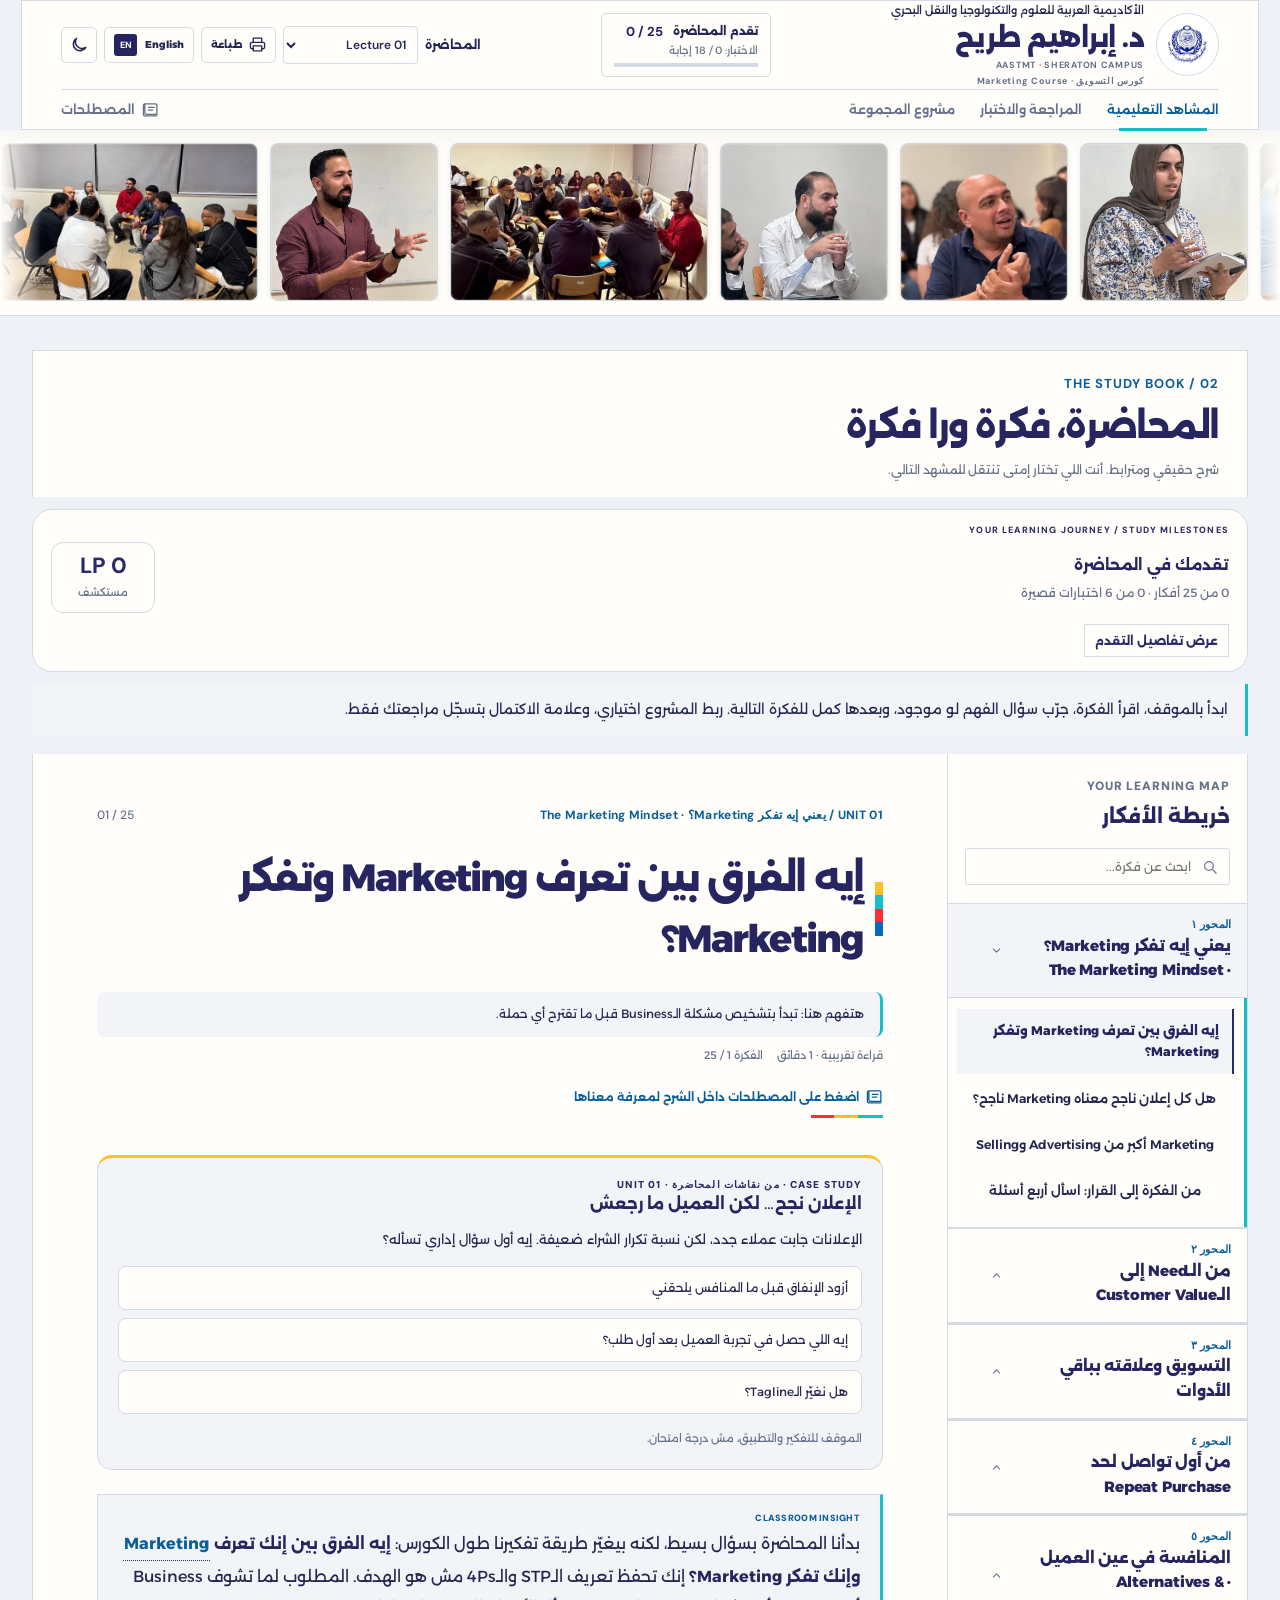
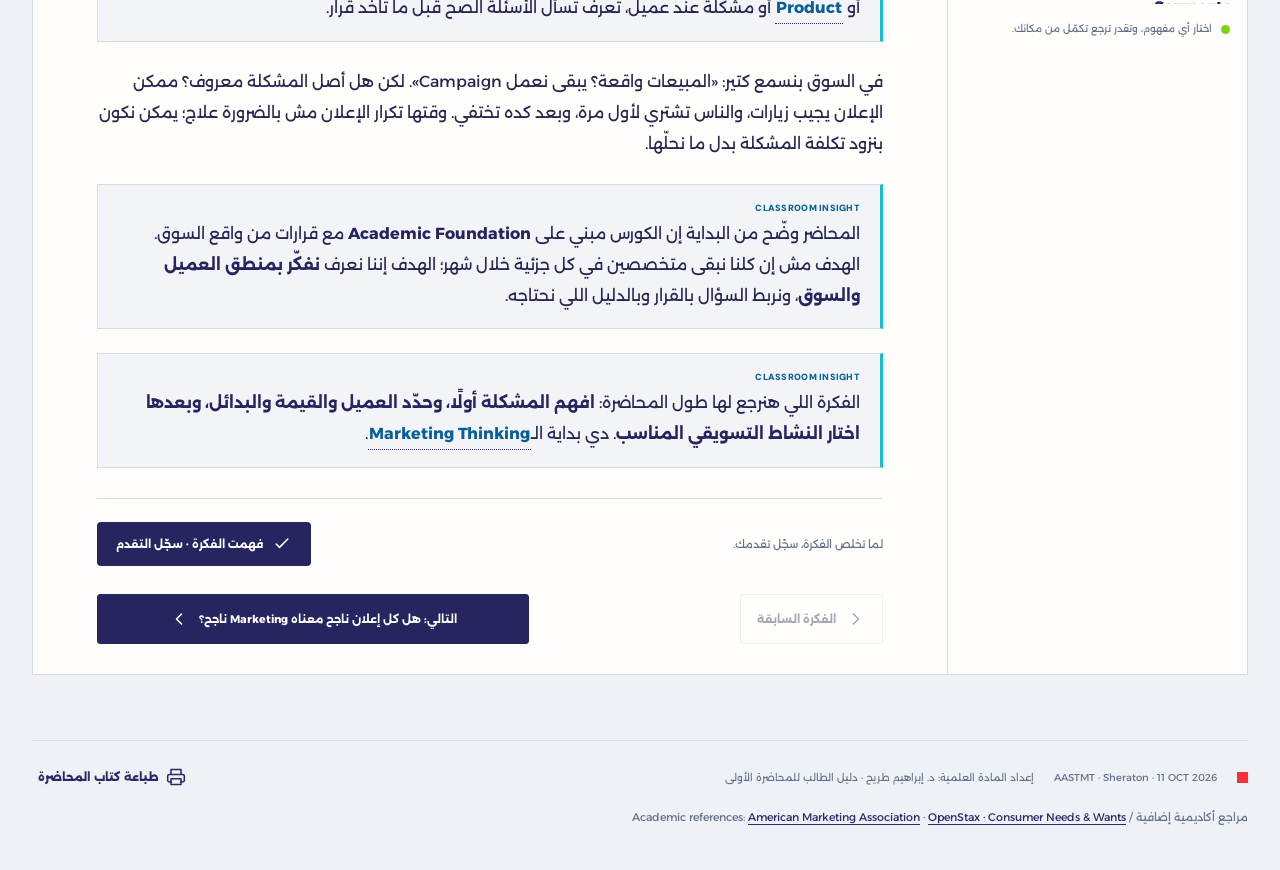
<file: portal/index.html>
<!doctype html><html lang="ar" dir="rtl"><head><meta charset="utf-8"><meta name="robots" content="noindex,follow"><meta name="viewport" content="width=device-width,initial-scale=1"><title>AASTMT Learning Portal · Sunday Sheraton</title><meta http-equiv="refresh" content="0;url=../?page=home"><script>location.replace("../?page=home")</script></head><body><p><a href="../?page=home">AASTMT Learning Portal · المتابعة إلى موقع المحاضرات</a></p></body></html>
</file>
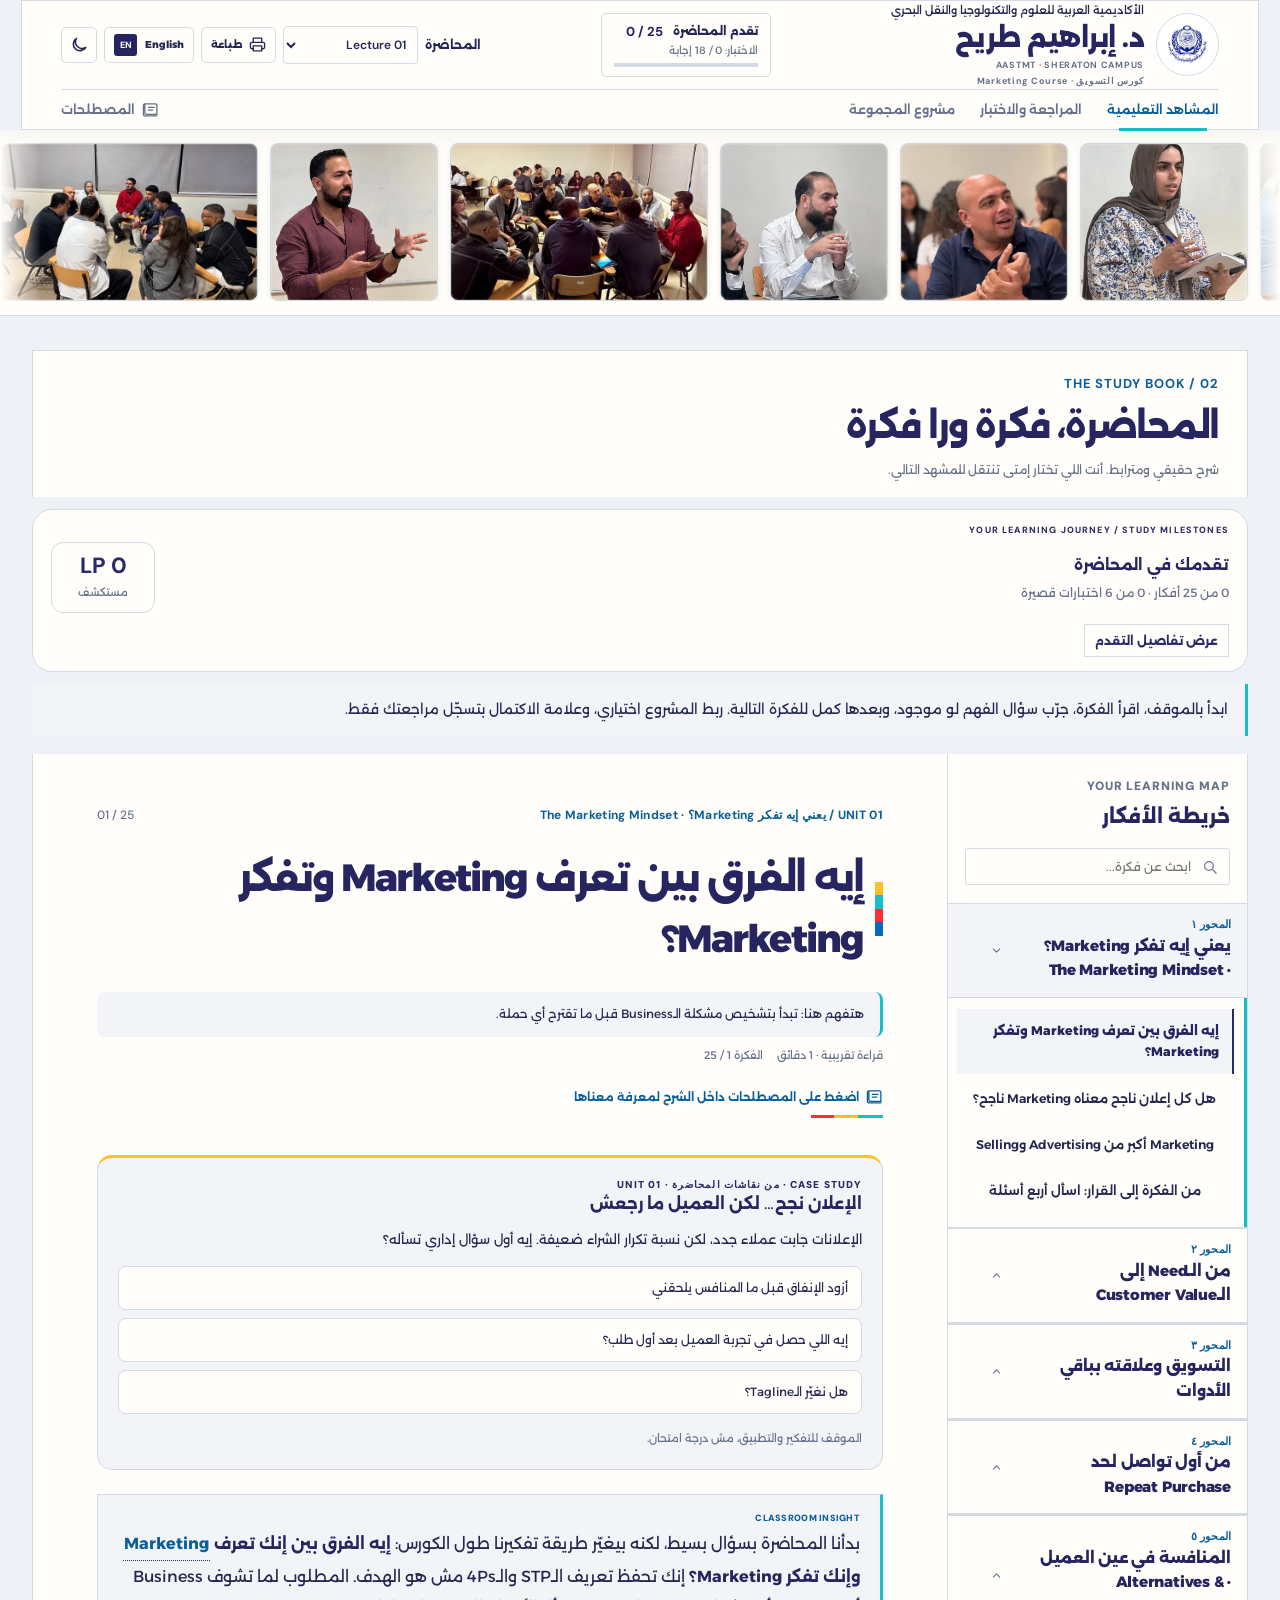
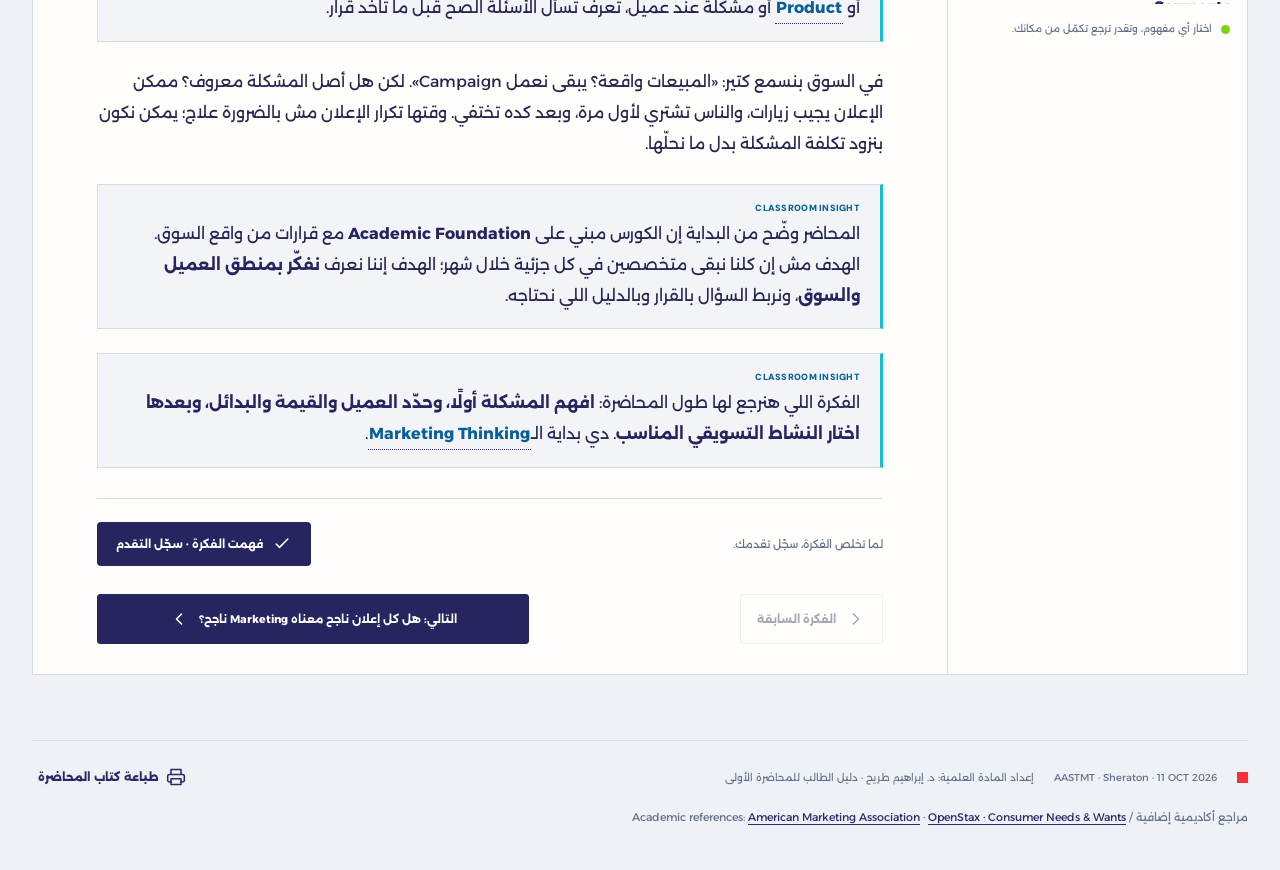
<file: portal/course/index.html>
<!doctype html><html lang="ar" dir="rtl"><head><meta charset="utf-8"><meta name="robots" content="noindex,follow"><meta name="viewport" content="width=device-width,initial-scale=1"><title>AASTMT Learning Portal · Sunday Sheraton</title><meta http-equiv="refresh" content="0;url=../../?page=map"><script>location.replace("../../?page=map")</script></head><body><p><a href="../../?page=map">AASTMT Learning Portal · المتابعة إلى موقع المحاضرات</a></p></body></html>
</file>
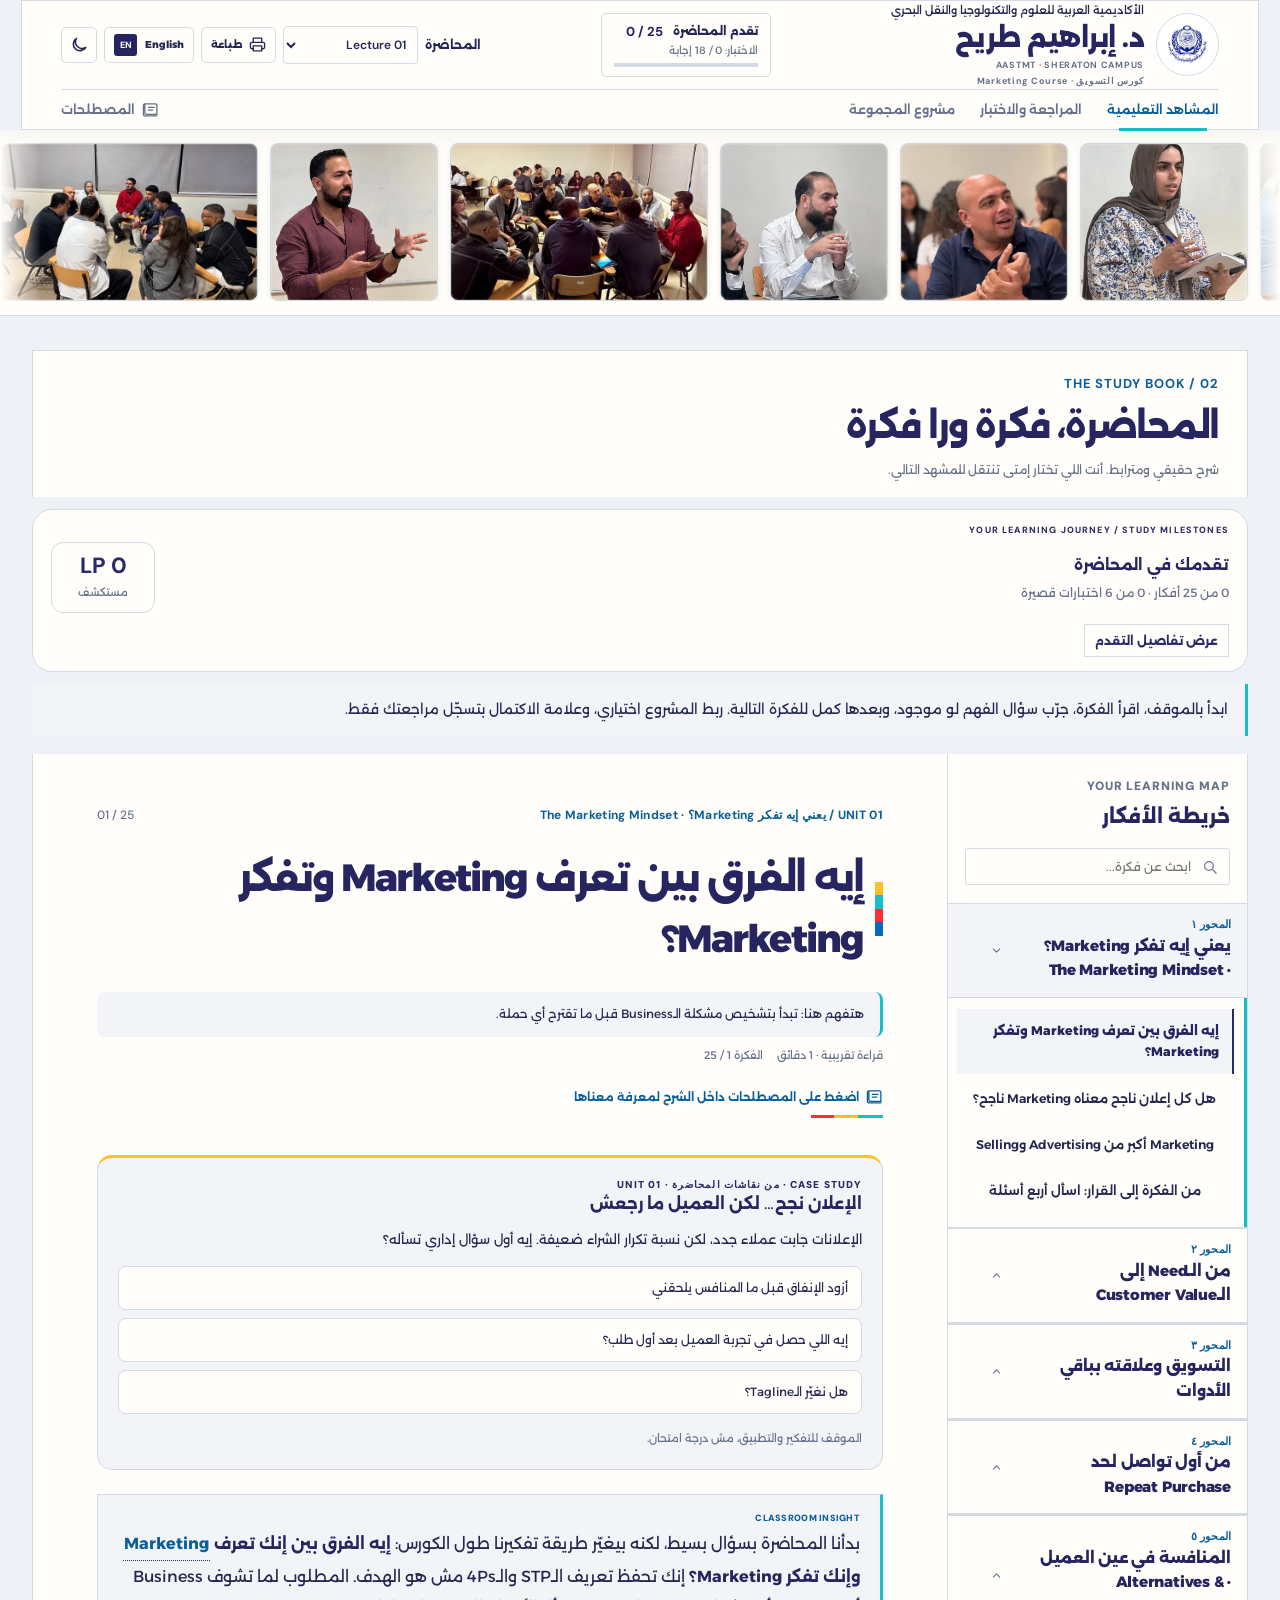
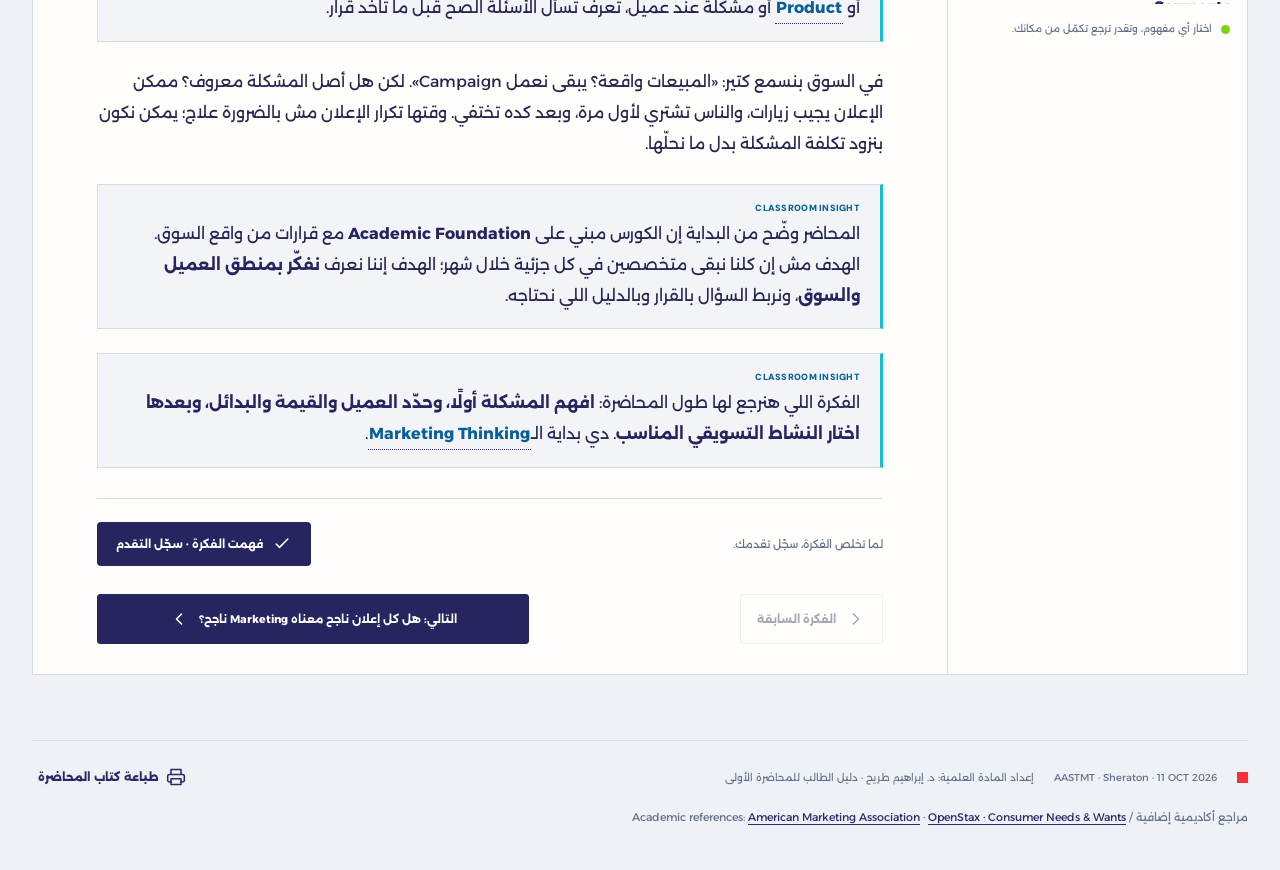
<file: portal/glossary/index.html>
<!doctype html><html lang="ar" dir="rtl"><head><meta charset="utf-8"><meta name="robots" content="noindex,follow"><meta name="viewport" content="width=device-width,initial-scale=1"><title>AASTMT Learning Portal · Sunday Sheraton</title><meta http-equiv="refresh" content="0;url=../../?page=study"><script>location.replace("../../?page=study")</script></head><body><p><a href="../../?page=study">AASTMT Learning Portal · المتابعة إلى موقع المحاضرات</a></p></body></html>
</file>
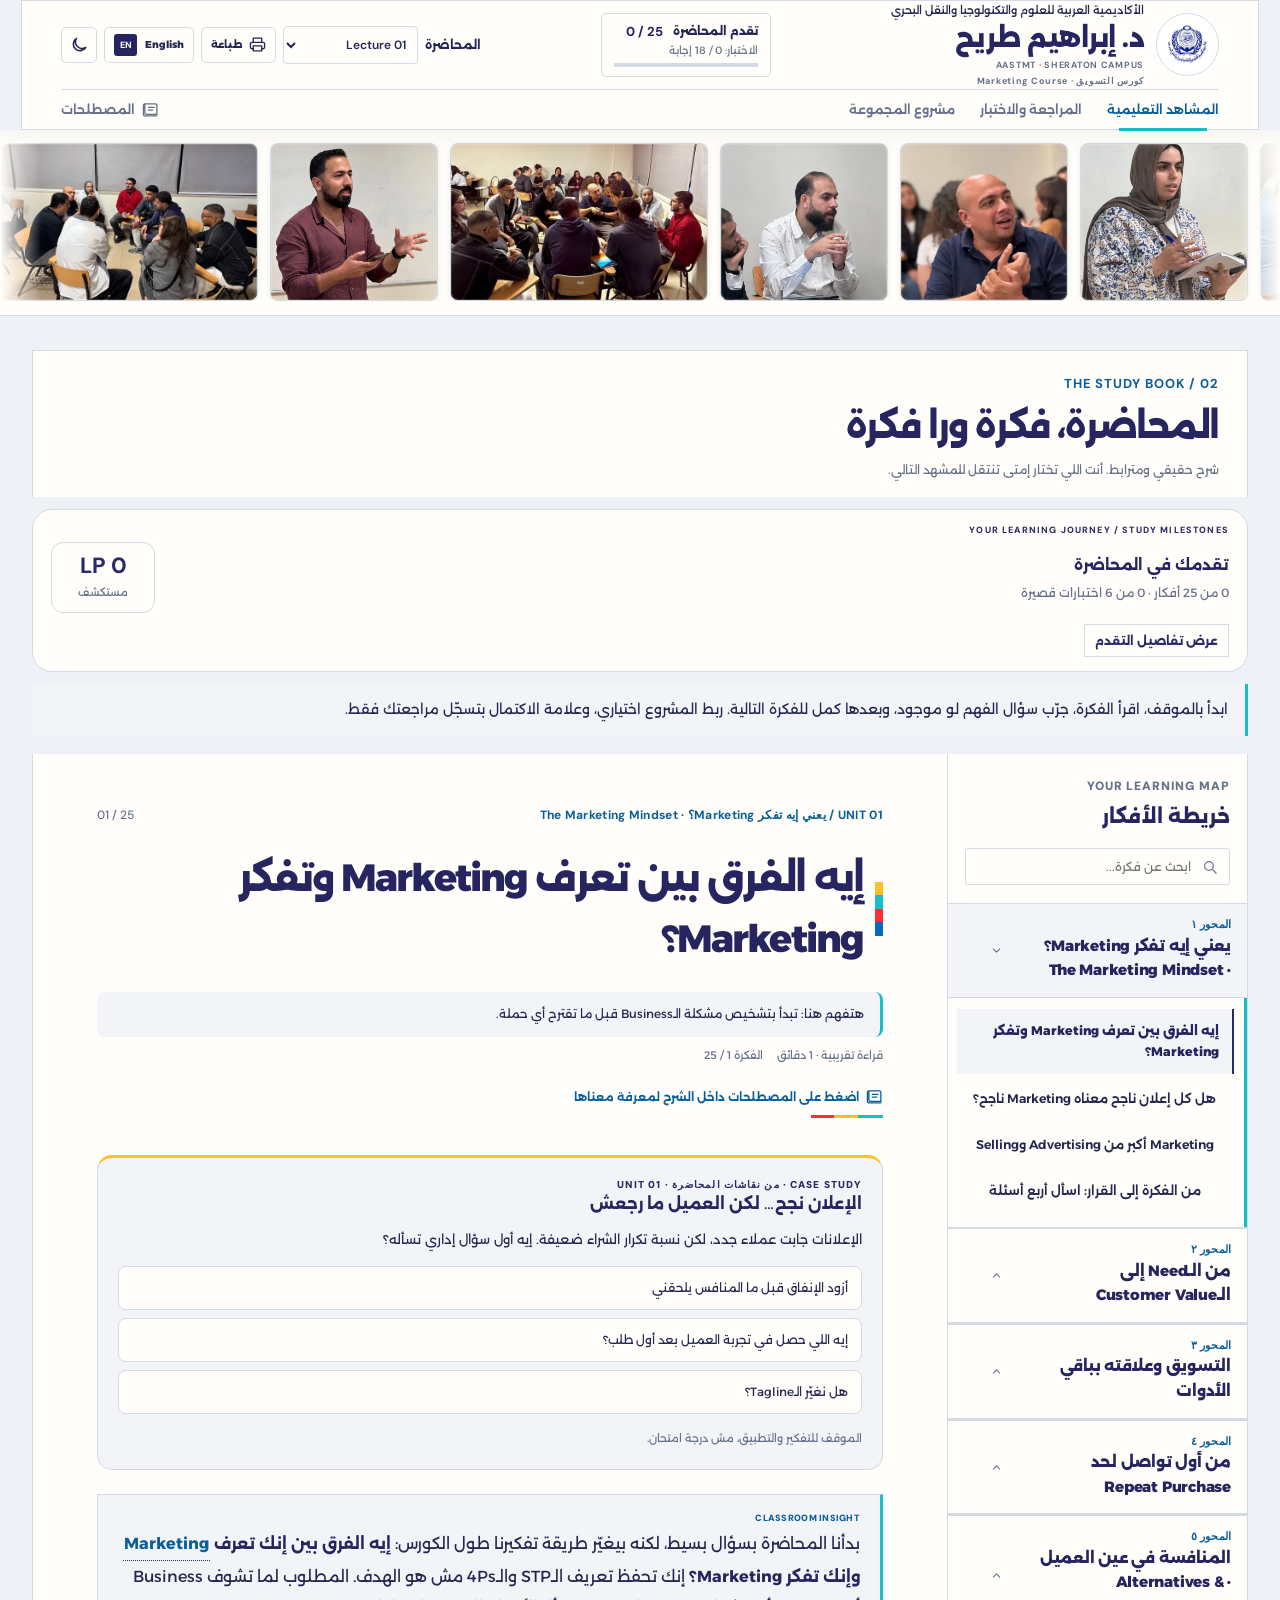
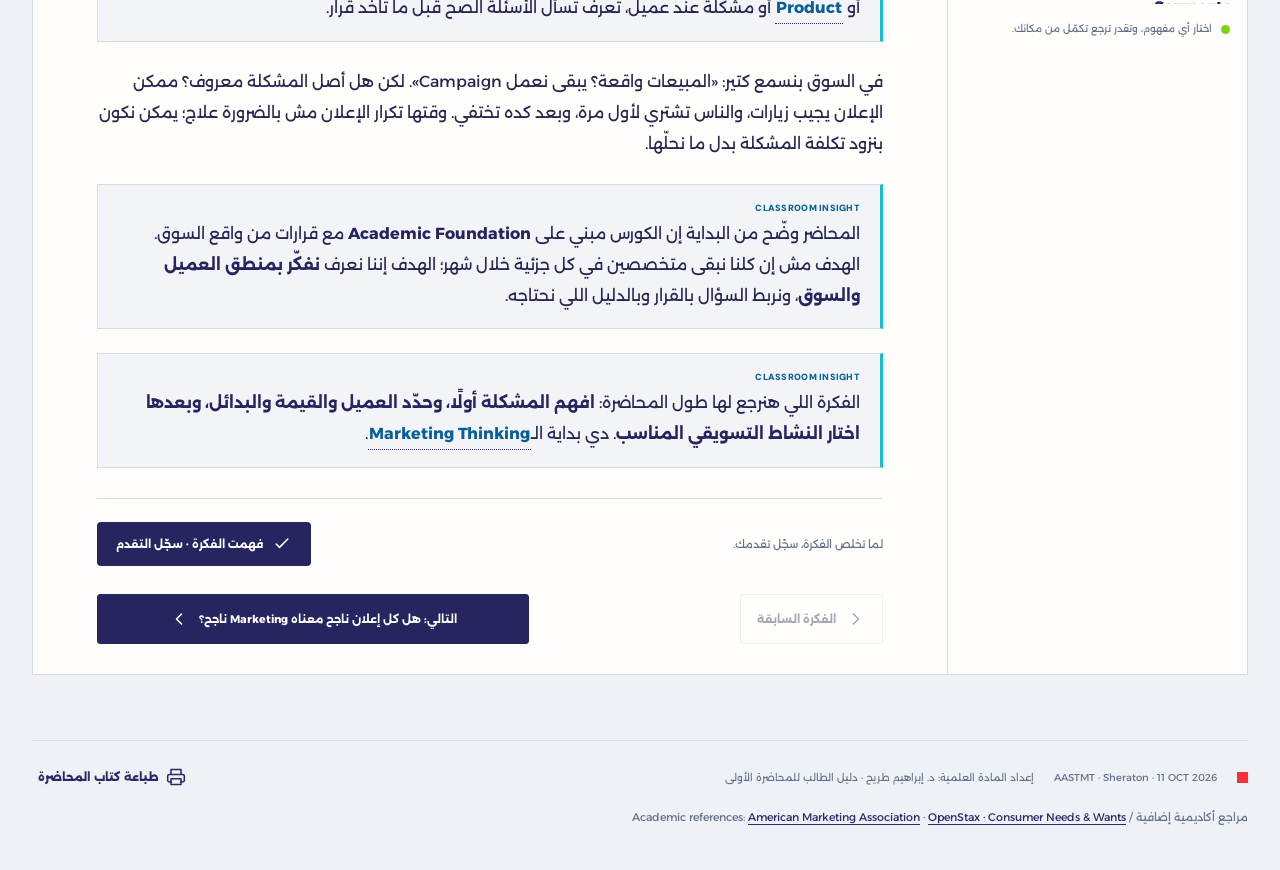
<file: portal/lecture/01/index.html>
<!doctype html><html lang="ar" dir="rtl"><head><meta charset="utf-8"><meta name="robots" content="noindex,follow"><meta name="viewport" content="width=device-width,initial-scale=1"><title>AASTMT Learning Portal · Sunday Sheraton</title><meta http-equiv="refresh" content="0;url=../../../?page=study#lecture-01"><script>location.replace("../../../?page=study#lecture-01")</script></head><body><p><a href="../../../?page=study#lecture-01">AASTMT Learning Portal · المتابعة إلى موقع المحاضرات</a></p></body></html>
</file>
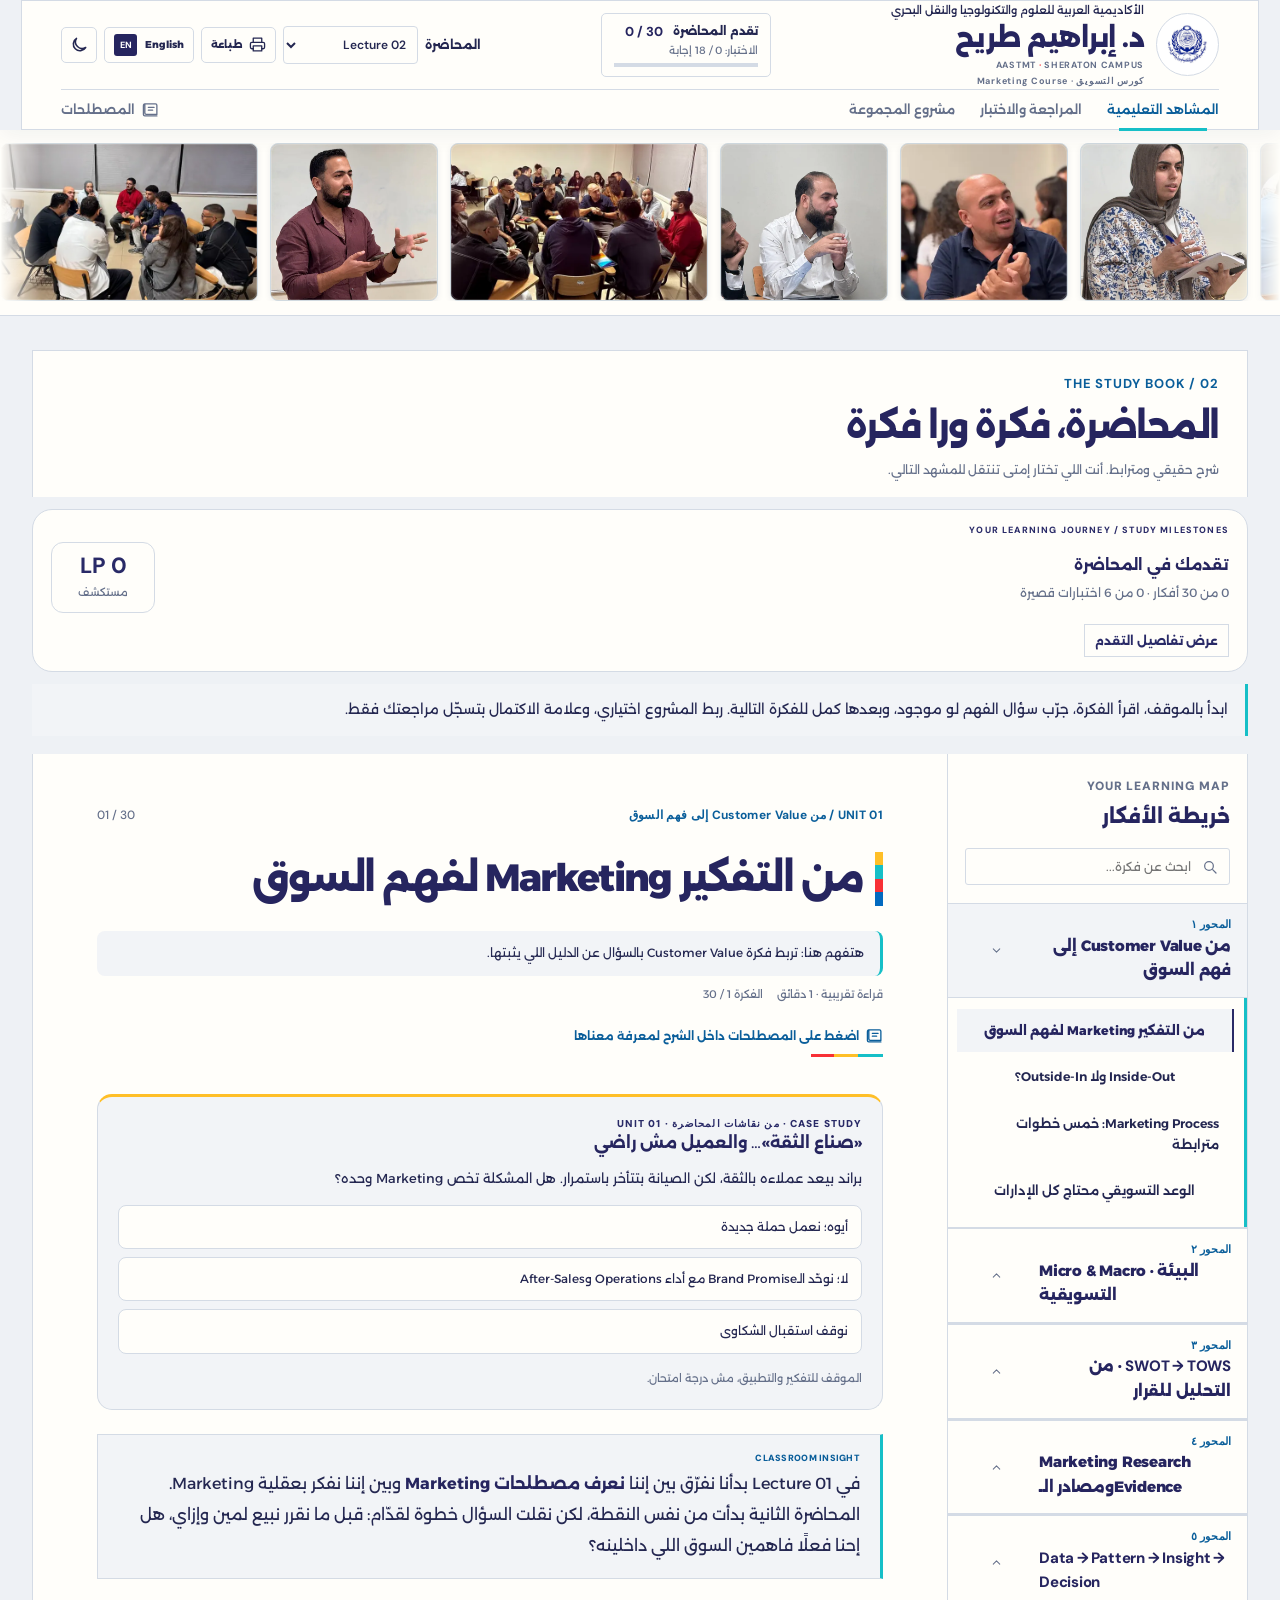
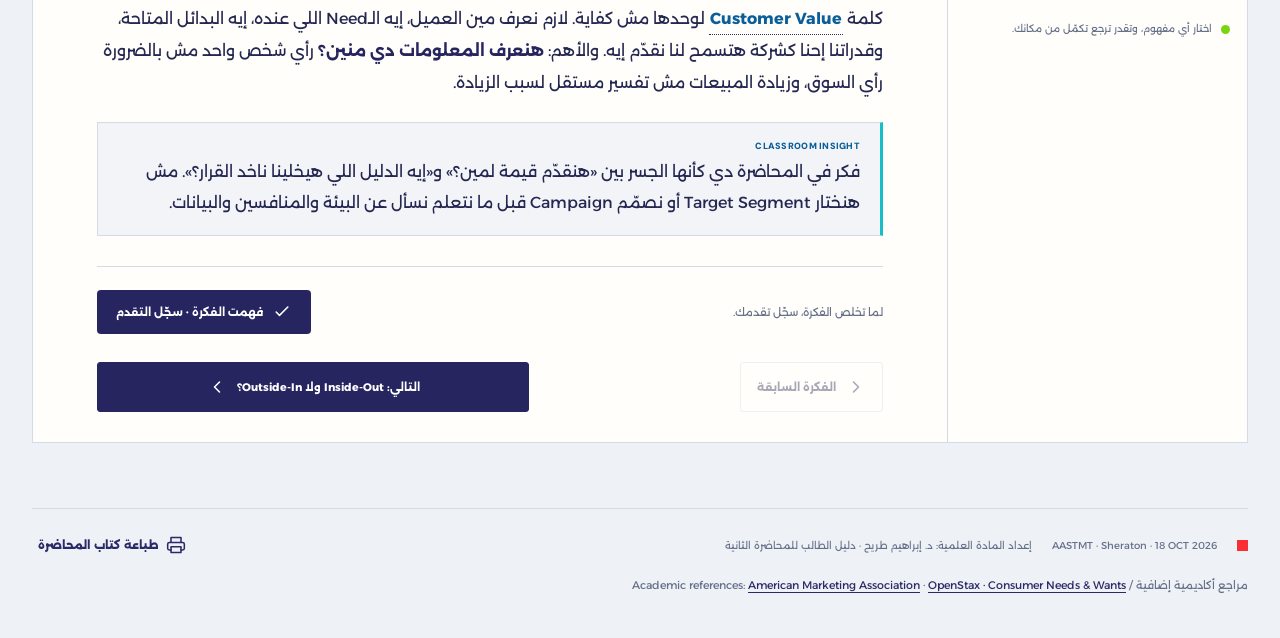
<file: portal/lecture/02/index.html>
<!doctype html><html lang="ar" dir="rtl"><head><meta charset="utf-8"><meta name="robots" content="noindex,follow"><meta name="viewport" content="width=device-width,initial-scale=1"><title>AASTMT Learning Portal · Sunday Sheraton</title><meta http-equiv="refresh" content="0;url=../../../?page=study#lecture-02"><script>location.replace("../../../?page=study#lecture-02")</script></head><body><p><a href="../../../?page=study#lecture-02">AASTMT Learning Portal · المتابعة إلى موقع المحاضرات</a></p></body></html>
</file>
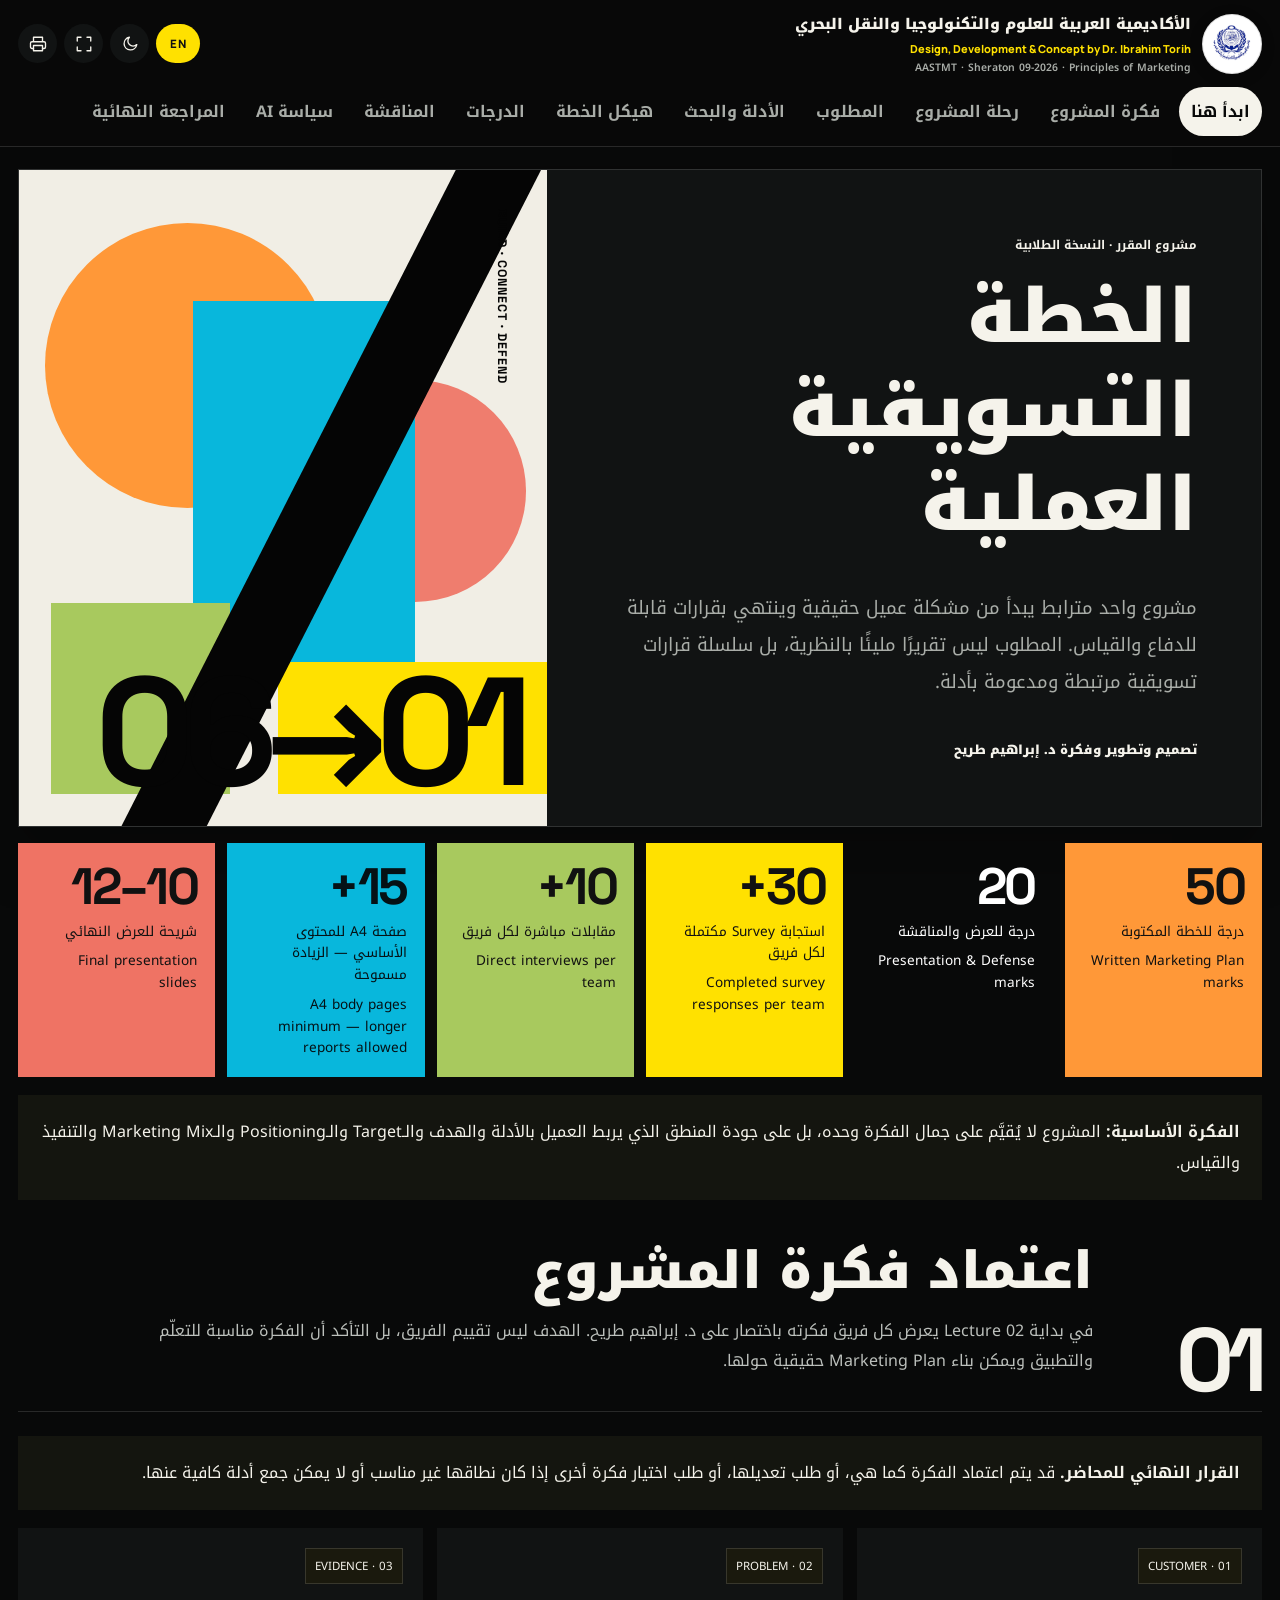
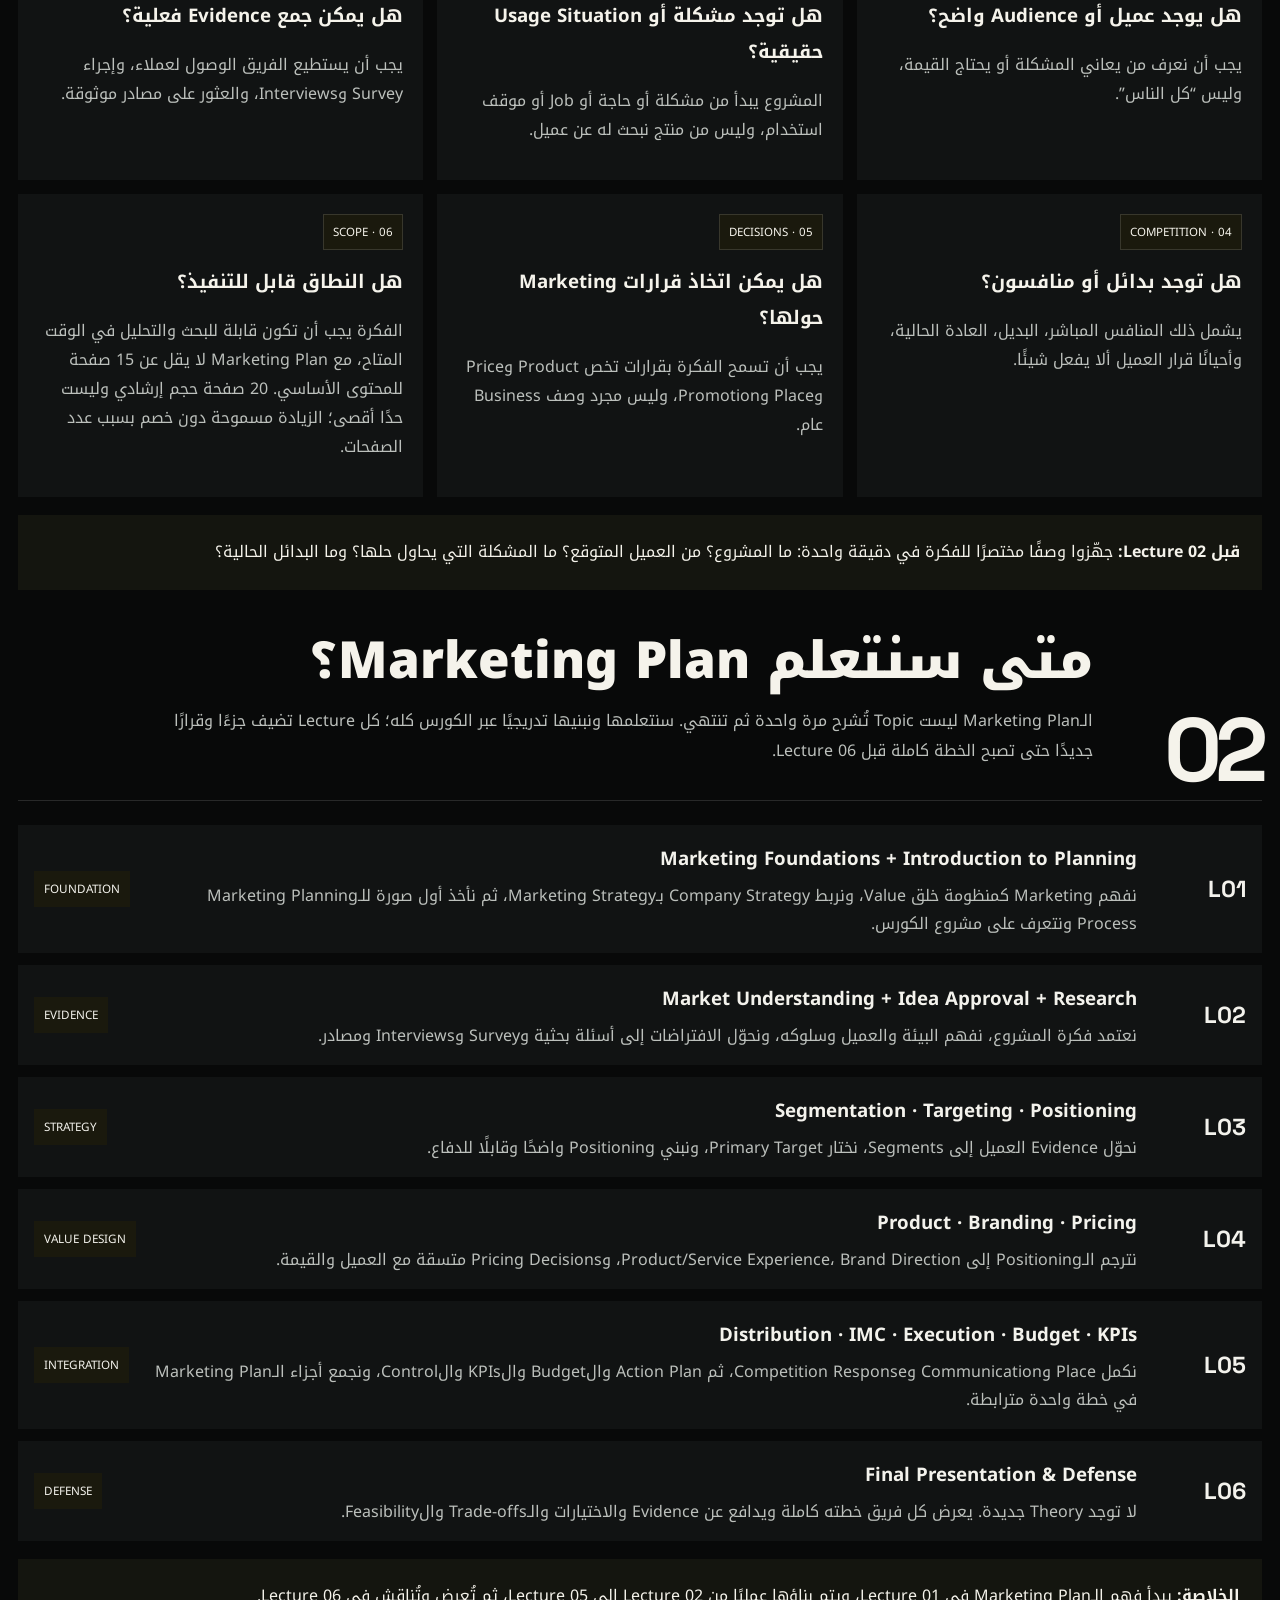
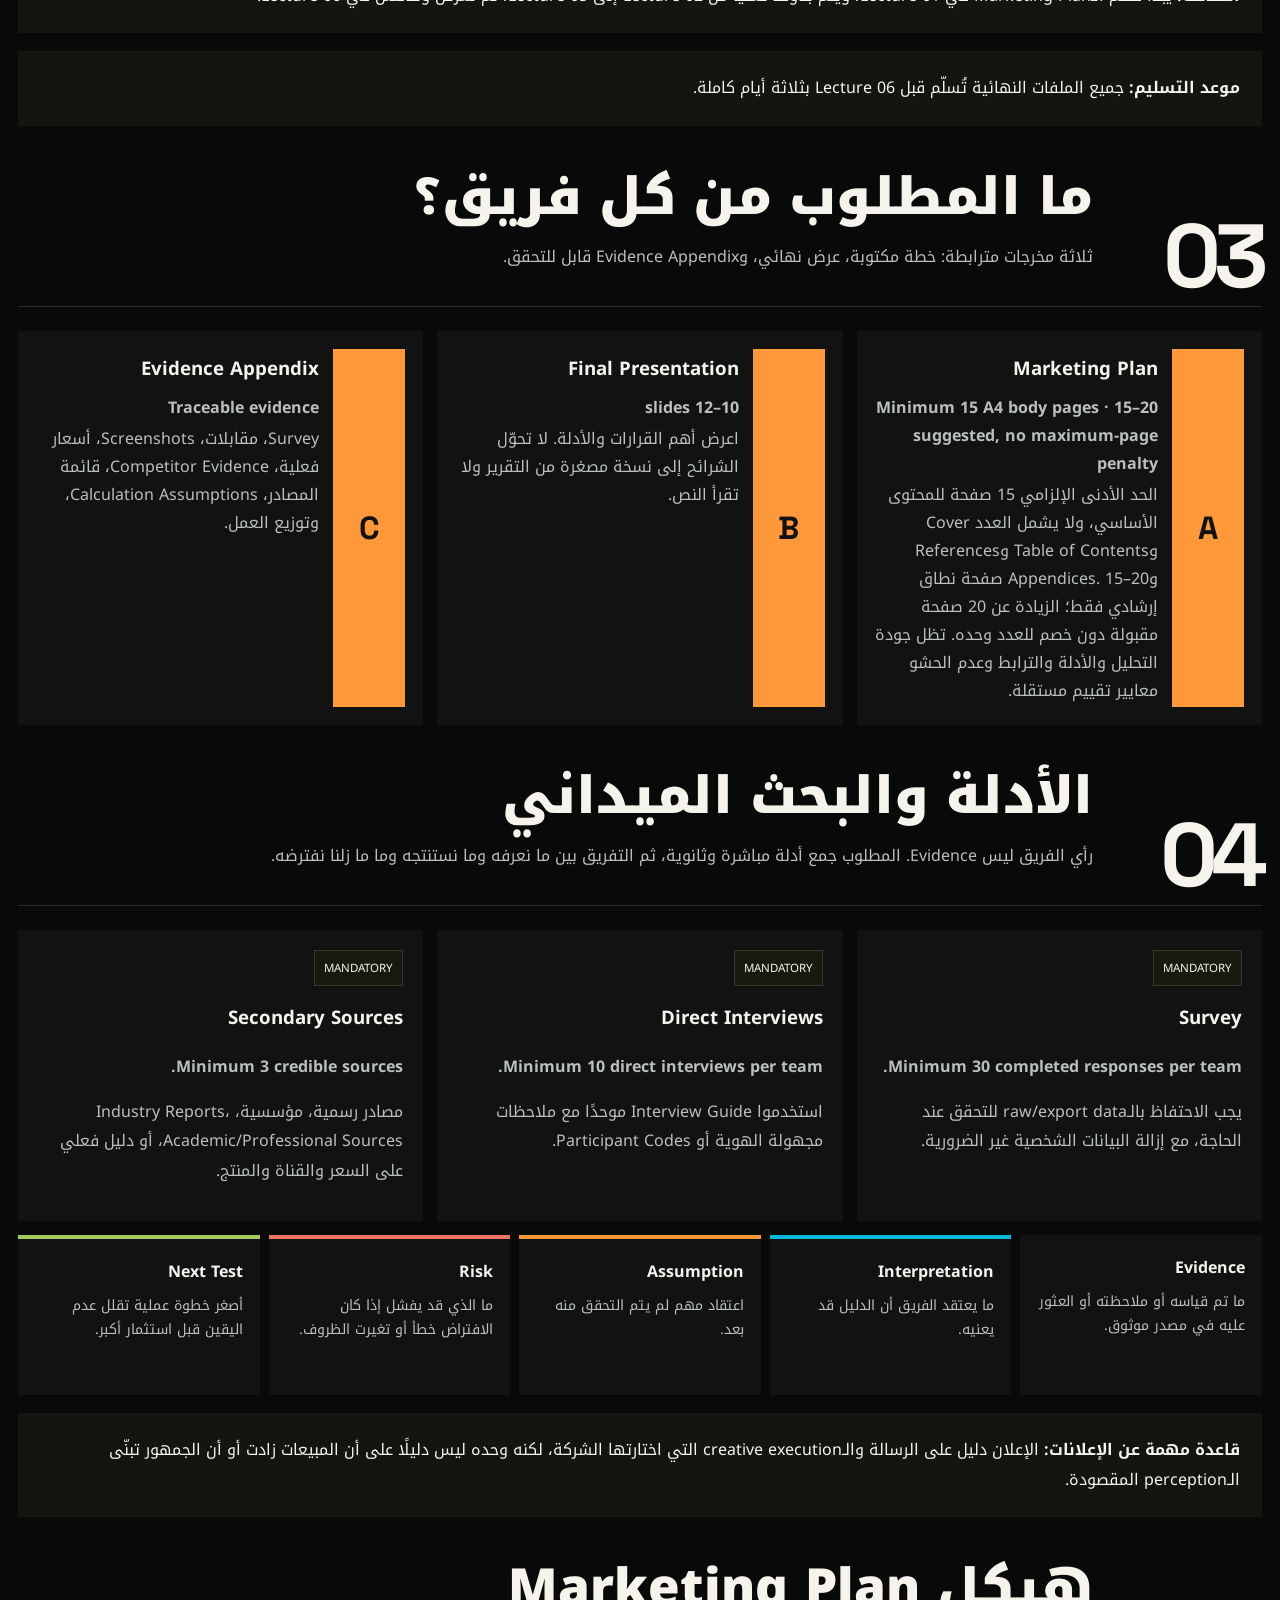
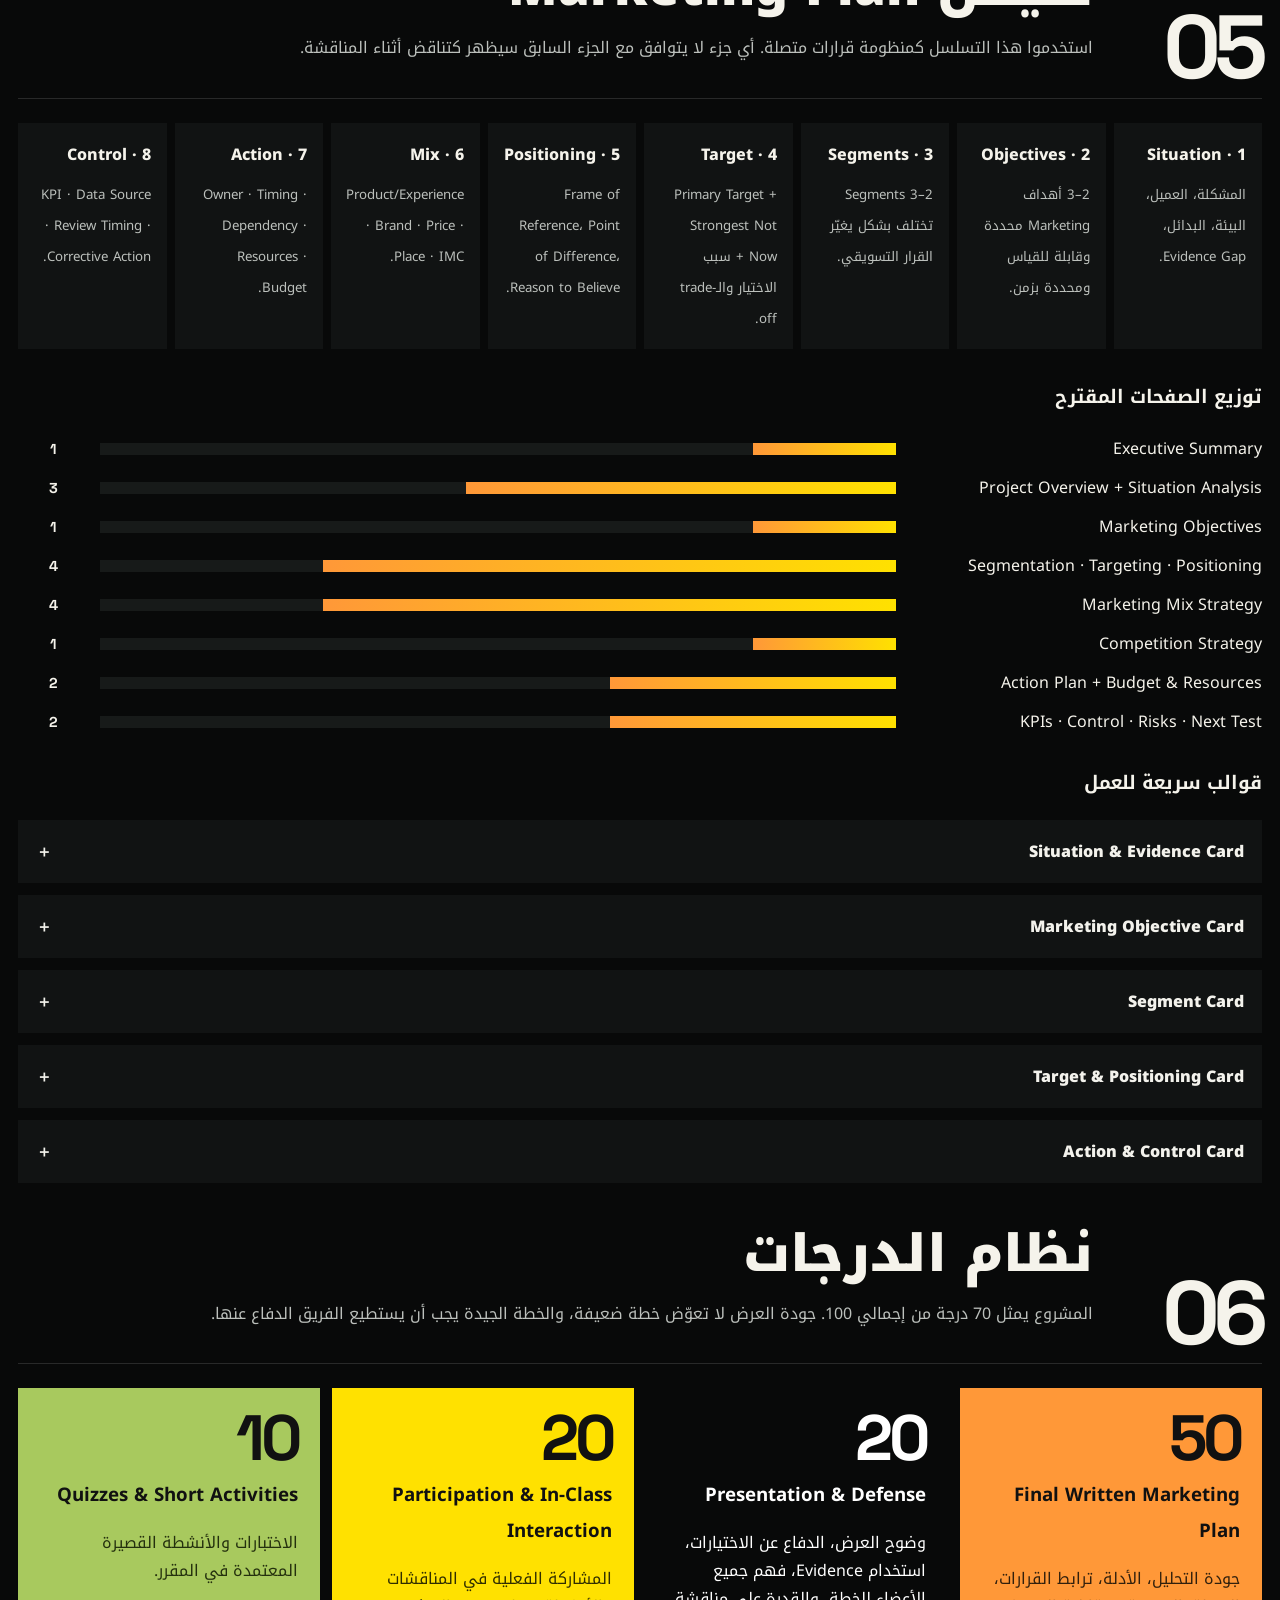
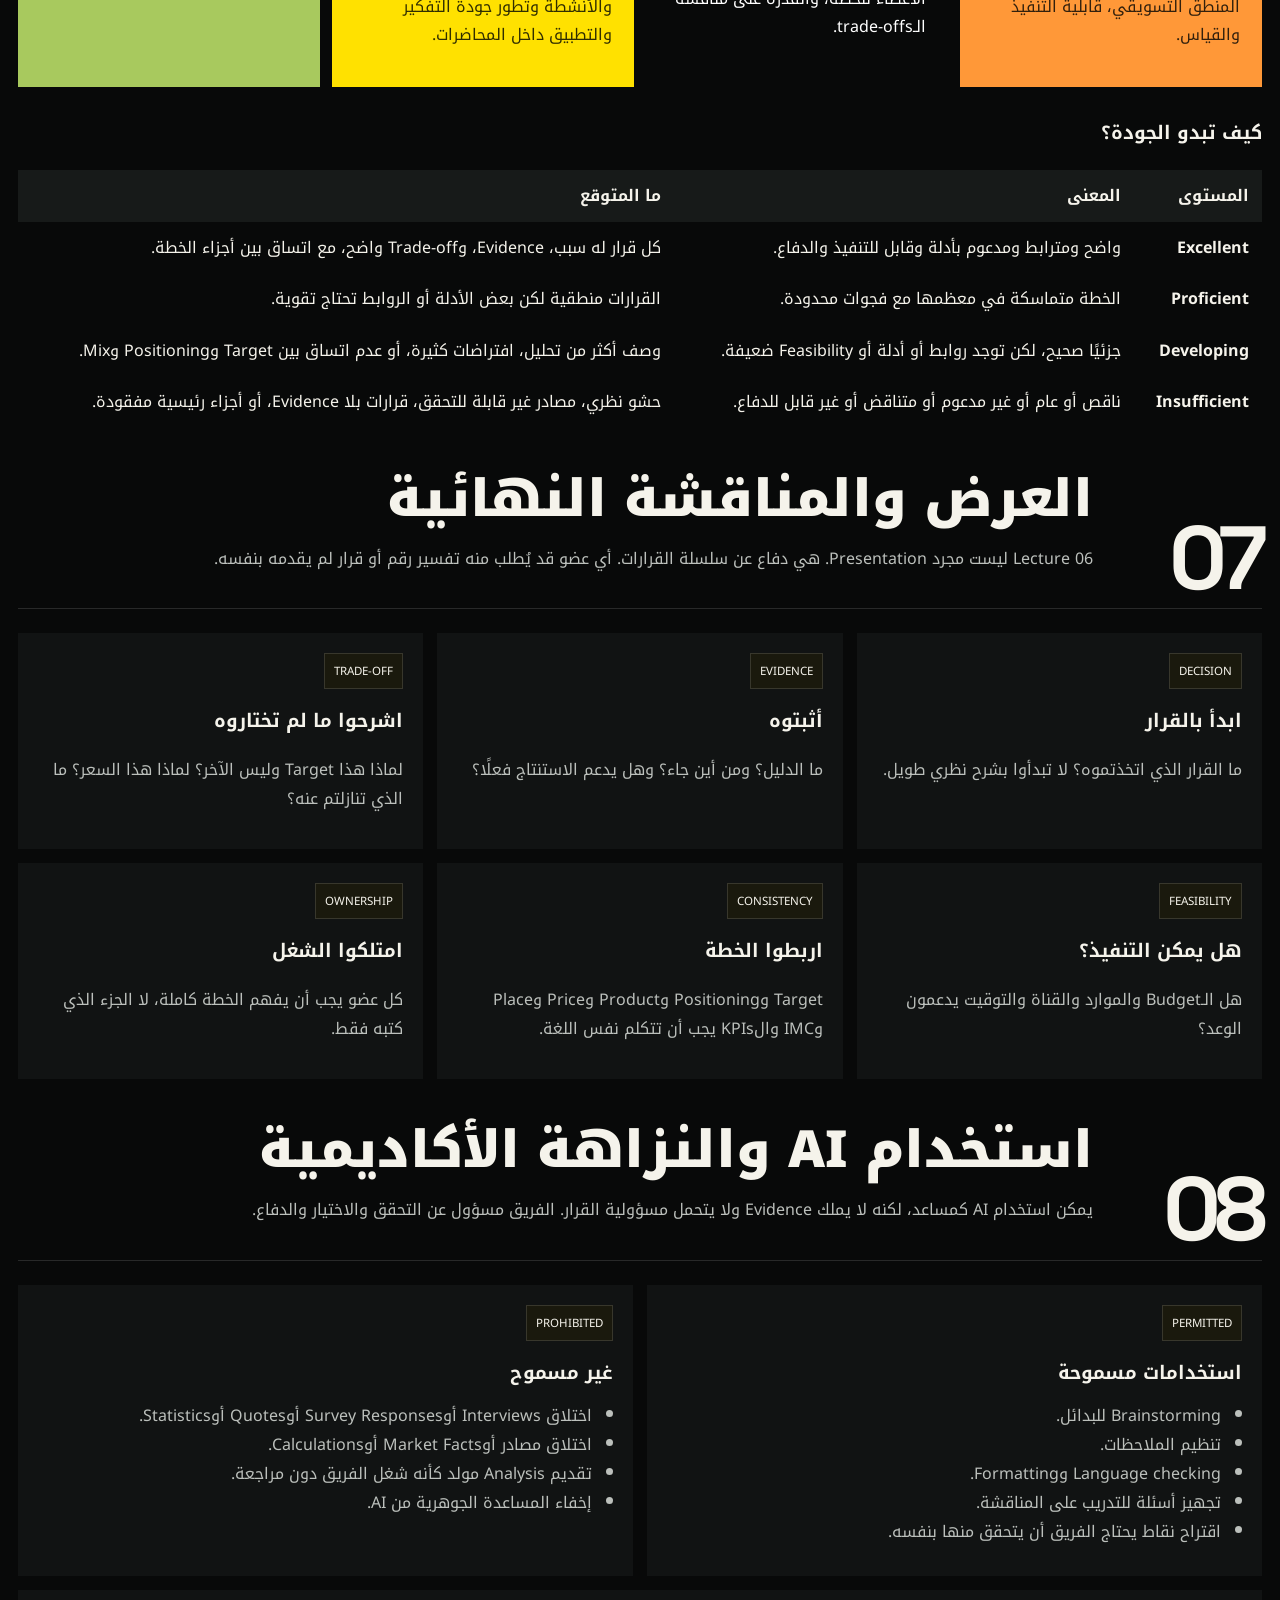
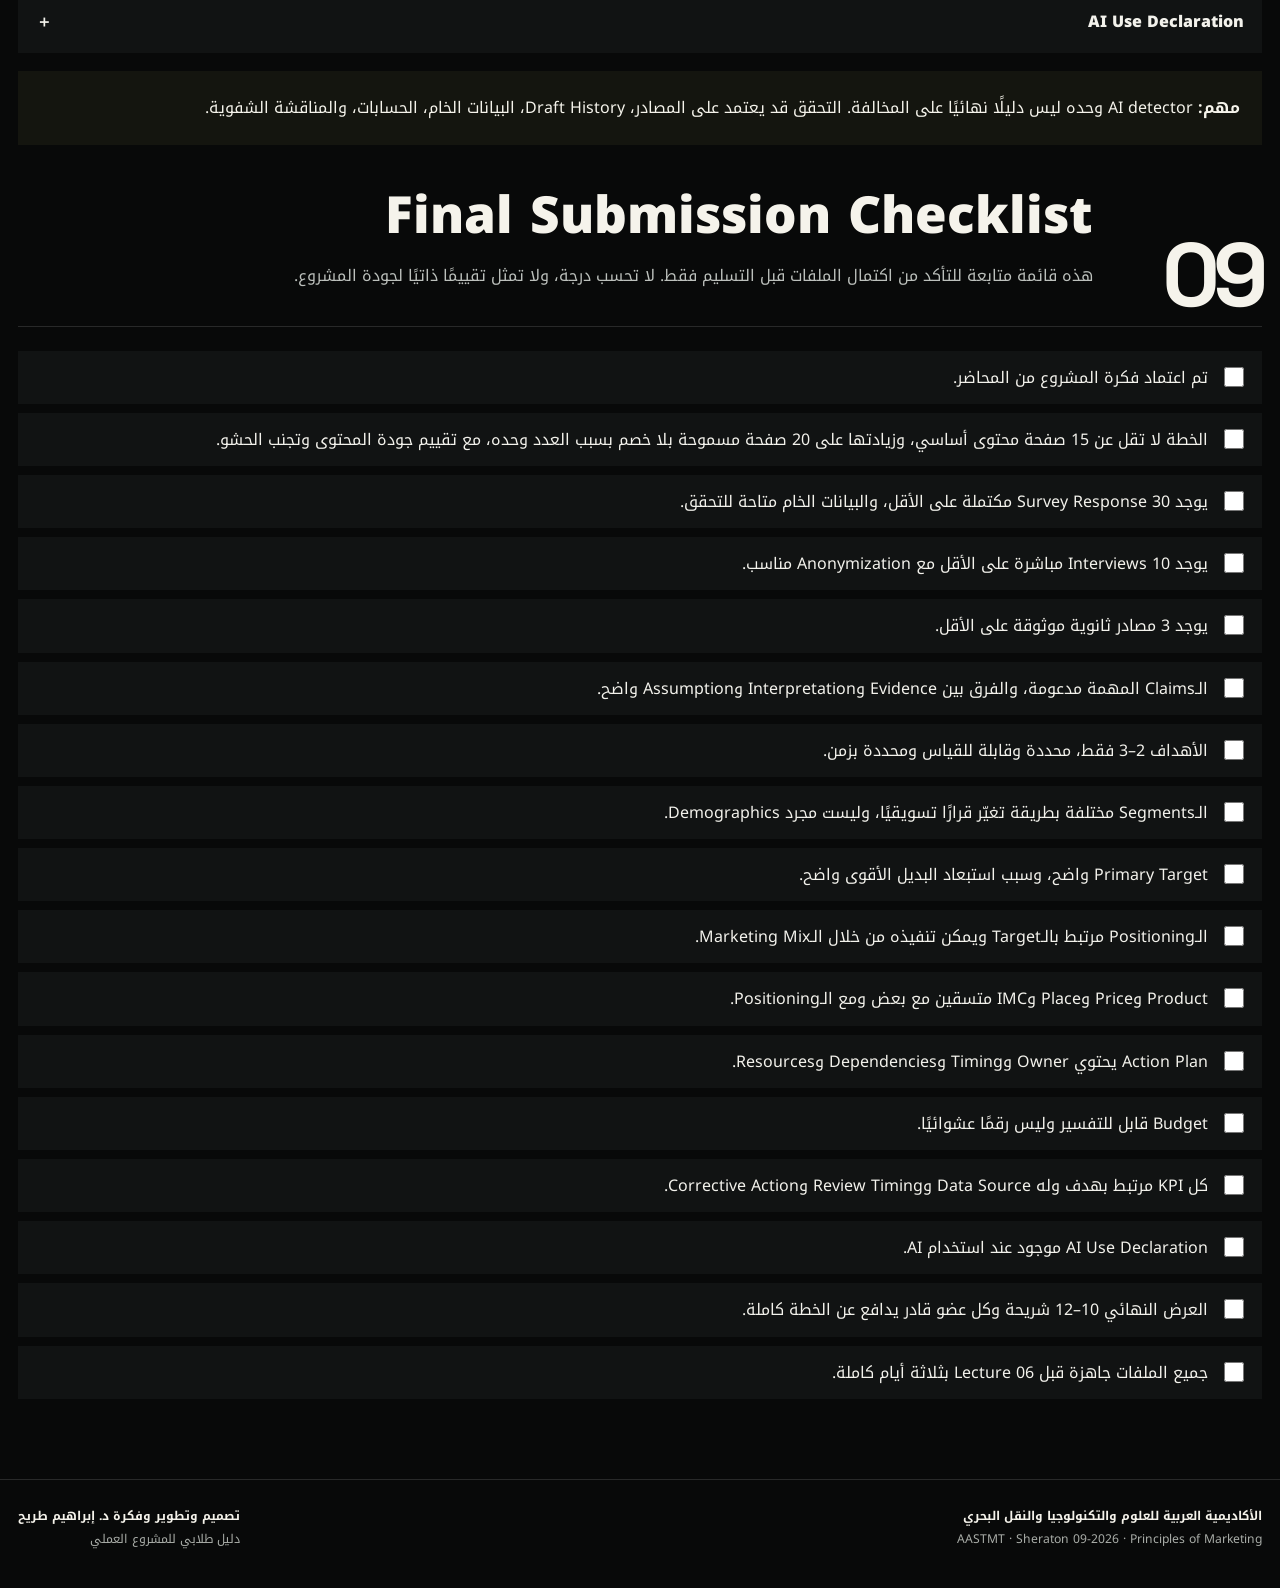
<file: project-guide.html>
<!doctype html>
<html lang="ar" dir="rtl" data-theme="dark">
<head>
<meta charset="utf-8">
<meta name="viewport" content="width=device-width,initial-scale=1,viewport-fit=cover">
<meta name="color-scheme" content="dark light">
<title>Sheraton 09-2026 · Practical Marketing Plan Project Guide</title>
<style>
@import url('https://fonts.googleapis.com/css2?family=Manrope:wght@400;500;600;700;800&family=Noto+Kufi+Arabic:wght@400;500;600;700;800;900&family=Space+Grotesk:wght@500;600;700&display=swap');

:root{
  --bg:#080909;--panel:#111313;--panel2:#171a19;--ink:#f5f3eb;--muted:#a9ada8;
  --line:rgba(255,255,255,.13);--orange:#ff9838;--yellow:#ffe100;--blue:#4d83ee;
  --cyan:#08b7dc;--coral:#ef7364;--lime:#a8c95e;--paper:#f1eee5;--black:#050505;
  --shadow:0 22px 60px rgba(0,0,0,.28);--header-accent:#ffe100;--logo-badge-bg:#ffffff;
  --ar:"Noto Kufi Arabic","Tahoma",system-ui,sans-serif;
  --en:"Manrope","Inter","Aptos",system-ui,sans-serif;
  --display:"Space Grotesk","Manrope","Inter",system-ui,sans-serif;
}
html[data-theme="light"]{
      --bg:#f2efe7;--panel:#ffffff;--panel2:#e6e1d7;--ink:#101110;--muted:#464b47;
      --line:rgba(0,0,0,.22);--line-strong:rgba(0,0,0,.42);
      --accent-text:#6b5200;--warm-text:#944000;--accent-border:#6b5200;
      --control-line:rgba(0,0,0,.42);--control-accent:#6b5200;
      --blue-surface:#315fc2;
      --shadow:0 18px 42px rgba(0,0,0,.12);
      --header-accent:#6b5200;--logo-badge-bg:#ffffff;
    }
*{box-sizing:border-box}
html{scroll-behavior:smooth}
body{margin:0;background:var(--bg);color:var(--ink);font-family:var(--ar);overflow-x:hidden}
html[lang="en"] body{font-family:var(--en);direction:ltr}
button,input{font:inherit}
button{color:inherit}
::selection{background:var(--yellow);color:#111}
.en{display:none}
html[lang="en"] .ar{display:none}
html[lang="en"] .en{display:initial}
.progress{position:fixed;z-index:120;top:0;left:0;height:4px;width:0;background:linear-gradient(90deg,var(--orange),var(--yellow),var(--cyan),var(--blue));transition:.25s}

.topbar{position:sticky;top:0;z-index:100;background:color-mix(in srgb,var(--bg) 90%,transparent);backdrop-filter:blur(18px);border-bottom:1px solid var(--line)}
.topbar-main{max-width:1500px;margin:auto;padding:10px 18px;display:flex;align-items:center;gap:14px}
.brand{display:flex;align-items:center;gap:11px;min-width:0}
.logo-shell{width:60px;height:60px;border-radius:50%;background:#fff;display:grid;place-items:center;flex:0 0 auto;border:1px solid rgba(0,0,0,.12);box-shadow:0 3px 14px rgba(0,0,0,.18)}
.logo{width:48px;height:48px;object-fit:contain;display:block}
.brand-copy{min-width:0}
.brand-title{font-weight:900;font-size:.92rem;white-space:nowrap;overflow:hidden;text-overflow:ellipsis}
html[lang="en"] .brand-title{font-family:var(--display);font-weight:700}
.brand-credit{color:var(--header-accent);font-family:var(--en);font-size:.69rem;font-weight:800;margin-top:3px;white-space:nowrap;overflow:hidden;text-overflow:ellipsis}
.brand-sub{color:var(--muted);font-size:.65rem;margin-top:2px;font-weight:600}
.actions{margin-inline-start:auto;display:flex;gap:7px;align-items:center;flex:0 0 auto}
.action{position:relative;width:39px;height:39px;display:grid;place-items:center;border:1px solid var(--control-line);background:var(--panel);padding:0;cursor:pointer;transition:.2s;border-radius:50%;font-weight:800}
.action:hover{transform:translateY(-2px) scale(1.04);border-color:var(--accent-border);box-shadow:0 8px 22px rgba(0,0,0,.16)}
.action:focus-visible{outline:3px solid var(--control-accent);outline-offset:2px}
.action svg{width:18px;height:18px;stroke:currentColor;fill:none;stroke-width:1.8;stroke-linecap:round;stroke-linejoin:round}
.action[data-tip]::after{content:attr(data-tip);position:absolute;top:calc(100% + 9px);inset-inline-end:0;background:var(--ink);color:var(--bg);font-family:var(--en);font-size:.68rem;font-weight:800;line-height:1;white-space:nowrap;padding:7px 9px;border-radius:7px;opacity:0;pointer-events:none;transform:translateY(-3px);transition:.18s;z-index:200}
.action[data-tip]:hover::after,.action[data-tip]:focus-visible::after{opacity:1;transform:translateY(0)}
.lang{width:auto;min-width:44px;padding:0 11px;border-radius:999px;background:var(--yellow);color:#111;border-color:var(--control-line);font-family:var(--en);font-size:.72rem;letter-spacing:.03em}

.navwrap{max-width:1500px;margin:auto;padding:0 18px 10px}
.navrail{display:flex;gap:7px;overflow:auto;scrollbar-width:none}
.navrail::-webkit-scrollbar{display:none}
.navbtn{white-space:nowrap;border:1px solid var(--control-line);background:transparent;color:var(--muted);padding:9px 12px;border-radius:999px;cursor:pointer;transition:.2s;font-weight:700}
.navbtn:hover,.navbtn.active{background:var(--ink);color:var(--bg);border-color:var(--ink)}

main{max-width:1500px;margin:auto;padding:22px 18px 80px}
.hero{display:grid;grid-template-columns:minmax(0,1.15fr) minmax(360px,.85fr);min-height:610px;border:1px solid var(--line);background:var(--panel);box-shadow:var(--shadow);overflow:hidden}
.hero-copy{padding:clamp(28px,5vw,72px);display:flex;flex-direction:column;justify-content:center}
.eyebrow{font-family:var(--display);font-weight:700;letter-spacing:.13em;text-transform:uppercase;color:var(--warm-text);font-size:.75rem}
html[lang="ar"] .eyebrow{font-family:var(--ar);letter-spacing:0;text-transform:none}
.hero h1{font-family:var(--display);font-size:clamp(3rem,6.9vw,6.9rem);line-height:.88;letter-spacing:-.06em;text-transform:uppercase;margin:.2em 0 .22em;max-width:980px}
html[lang="ar"] .hero h1{font-family:var(--ar);font-size:clamp(2.35rem,5.8vw,5.5rem);line-height:1.27;letter-spacing:0;text-transform:none;font-weight:900}
.lead{font-size:clamp(1rem,1.45vw,1.23rem);line-height:2;color:var(--muted);max-width:860px}
.authorship{margin-top:20px;font-size:.78rem;font-weight:900;color:var(--accent-text)}
.hero-art{position:relative;background:var(--paper);min-height:500px;overflow:hidden;color:#050505}
.shape{position:absolute}.c1{width:54%;aspect-ratio:1;border-radius:50%;background:var(--orange);top:8%;left:5%}.c2{width:42%;aspect-ratio:1;border-radius:50%;background:var(--coral);right:4%;top:32%;opacity:.92}.r1{width:42%;height:58%;background:var(--cyan);left:33%;top:20%}.r2{width:34%;height:29%;background:var(--lime);left:6%;bottom:5%}.r3{width:54%;height:20%;background:var(--yellow);right:-3%;bottom:5%}.slash{width:76px;height:140%;background:#050505;left:52%;top:-20%;transform:rotate(27deg)}
.hero-n{position:absolute;right:5%;bottom:5%;z-index:4;font:900 clamp(5.2rem,12vw,10.5rem)/.8 var(--display);letter-spacing:-.08em}
.art-label{position:absolute;top:6%;right:7%;z-index:4;font:700 .78rem/1.3 var(--display);text-transform:uppercase;writing-mode:vertical-rl;letter-spacing:.08em}

.metrics{display:grid;grid-template-columns:repeat(6,minmax(0,1fr));gap:12px;margin-top:16px}
.metric{min-height:142px;padding:18px;border:1px solid var(--line);background:var(--panel);transition:.22s}
.metric:hover{transform:translateY(-5px);box-shadow:var(--shadow)}
.metric strong{display:block;font:800 clamp(2rem,4vw,4rem)/1 var(--display);letter-spacing:-.05em}
.metric span{display:block;margin-top:8px;line-height:1.6;font-size:.85rem}
.m1{background:var(--orange);color:#111;border:none}.m2{background:var(--blue-surface);color:#fff;border:none}.m3{background:var(--yellow);color:#111;border:none}.m4{background:var(--lime);color:#111;border:none}.m5{background:var(--cyan);color:#051115;border:none}.m6{background:var(--coral);color:#111;border:none}

.section{scroll-margin-top:150px}
.section-head{display:grid;grid-template-columns:145px 1fr;gap:24px;align-items:end;margin:42px 0 24px;padding-bottom:18px;border-bottom:1px solid var(--line)}
.section-index{font:800 clamp(3.8rem,7vw,7rem)/.72 var(--display);color:var(--warm-text);letter-spacing:-.07em}
.section-head h2{margin:0;font-size:clamp(2rem,4vw,4.2rem);line-height:1.13}
html[lang="ar"] .section-head h2{font-family:var(--ar);font-weight:900}
.section-head p{color:var(--muted);line-height:1.9;max-width:960px}

.grid{display:grid;gap:14px}.g2{grid-template-columns:repeat(2,minmax(0,1fr))}.g3{grid-template-columns:repeat(3,minmax(0,1fr))}.g4{grid-template-columns:repeat(4,minmax(0,1fr))}
.card{background:var(--panel);border:1px solid var(--line-strong);padding:20px;transition:.22s;min-width:0}
.card:hover{transform:translateY(-5px) scale(1.005);border-color:color-mix(in srgb,var(--ink) 28%,transparent);box-shadow:var(--shadow)}
.card h3{margin:.1em 0 .55em}.card p,.card li{color:var(--muted);line-height:1.82}.card ul{margin:.6em 0;padding-inline-start:1.3em}
.tag{display:inline-flex;align-items:center;padding:6px 9px;border:1px solid var(--line);font-size:.72rem;color:var(--accent-text);margin-bottom:12px}
.callout{margin:18px 0;padding:22px;background:var(--panel);border-inline-start:6px solid var(--accent-border);line-height:1.9}
.callout strong{color:var(--accent-text)}

.flow{display:grid;grid-template-columns:repeat(8,minmax(120px,1fr));gap:8px;overflow:auto;padding-bottom:6px}
.flow-step{border:1px solid var(--line-strong);background:var(--panel);padding:16px;min-height:128px}
.flow-step b{display:block;color:var(--accent-text);font:800 1rem var(--display);margin-bottom:8px}
html[lang="ar"] .flow-step b{font-family:var(--ar)}
.flow-step span{color:var(--muted);font-size:.83rem;line-height:1.7}
.flow-arrow{align-self:center;color:var(--warm-text);font:900 1.4rem var(--display)}

.timeline{display:grid;gap:12px}
.trow{display:grid;grid-template-columns:95px 1fr auto;gap:14px;align-items:center;border:1px solid var(--line-strong);background:var(--panel);padding:16px;transition:.22s}
.trow:hover{transform:translateX(4px);border-color:var(--accent-border)}
html[dir="rtl"] .trow:hover{transform:translateX(-4px)}
.tno{font:800 1.45rem var(--display);color:var(--warm-text)}
.tbody h3{margin:0 0 5px}.tbody p{margin:0;color:var(--muted);line-height:1.7}.badge{border:1px solid var(--line-strong);padding:7px 10px;color:var(--accent-text);font-size:.73rem;white-space:nowrap}

.gate{border:1px solid var(--line);background:var(--panel);padding:22px}
.gate-status{display:flex;gap:10px;flex-wrap:wrap;margin-bottom:15px}
.status-chip{padding:7px 10px;border:1px solid var(--line);font-weight:800;font-size:.75rem}
.status-a{color:var(--lime)}.status-r{color:var(--yellow)}.status-x{color:var(--coral)}
.checkline{display:flex;gap:11px;align-items:flex-start;border-top:1px solid var(--line);padding:13px 0}
.checkline input{width:20px;height:20px;accent-color:var(--control-accent);flex:0 0 auto;margin-top:3px}
.checkline label{line-height:1.8}
.checkline small{display:block;color:var(--muted);margin-top:4px}
.gate-score{margin-top:14px;font-weight:900;color:var(--accent-text)}

.deliver{display:grid;grid-template-columns:72px 1fr;gap:14px;border:1px solid var(--line-strong);background:var(--panel);padding:18px}
.dnum{background:var(--orange);color:#111;font:900 2rem/1 var(--display);display:grid;place-items:center;min-height:72px}
.deliver h3{margin:.1em 0 .4em}.deliver p{margin:.15em 0;color:var(--muted);line-height:1.75}

.evidence-five{display:grid;grid-template-columns:repeat(5,minmax(150px,1fr));gap:9px;overflow:auto}
.e-item{min-height:160px;padding:17px;border:1px solid var(--line-strong);background:var(--panel)}
.e-item strong{display:block;color:var(--accent-text);font-family:var(--display);margin-bottom:7px}
html[lang="ar"] .e-item strong{font-family:var(--ar)}
.e-item p{margin:0;color:var(--muted);line-height:1.75;font-size:.88rem}
.e-item:nth-child(2){border-top:4px solid var(--cyan)}.e-item:nth-child(3){border-top:4px solid var(--orange)}.e-item:nth-child(4){border-top:4px solid var(--coral)}.e-item:nth-child(5){border-top:4px solid var(--lime)}

.template{border:1px solid var(--line-strong);background:var(--panel);margin-bottom:12px}
.template summary{cursor:pointer;padding:16px 18px;font-weight:900;display:flex;justify-content:space-between;gap:12px}
.template summary::marker{display:none}.template-body{padding:0 18px 18px}
.code{white-space:pre-wrap;background:#050505;color:#f6f1df;padding:16px;line-height:1.8;border:1px solid rgba(255,255,255,.12);font-family:var(--en);direction:ltr;text-align:left;overflow:auto}
html[data-theme="light"] .code{background:#181818;color:#fff}
.copy{margin-top:9px;border:1px solid var(--line);background:transparent;padding:8px 10px;cursor:pointer;font-weight:800}
.copy:hover{background:var(--yellow);color:#111}

.pages{display:grid;gap:8px}
.prow{display:grid;grid-template-columns:minmax(220px,1.2fr) minmax(160px,2.7fr) 70px;gap:12px;align-items:center}
.track{height:12px;background:var(--panel2);overflow:hidden}.fill{height:100%;background:linear-gradient(90deg,var(--orange),var(--yellow));width:var(--w)}
.pn{font:800 .9rem var(--display);text-align:center}

.gradegrid{display:grid;grid-template-columns:repeat(4,minmax(0,1fr));gap:12px}
.grade{padding:22px;border:1px solid var(--line);background:var(--panel);min-height:190px}
.grade strong{display:block;font:900 clamp(3rem,5vw,5.2rem)/.9 var(--display);letter-spacing:-.06em}
.grade h3{margin:.5em 0 .3em}.grade p{color:var(--muted);line-height:1.75}
.grade:nth-child(1){background:var(--orange);color:#111;border:none}.grade:nth-child(1) p{color:#32200d}
.grade:nth-child(2){background:var(--blue-surface);color:#fff;border:none}.grade:nth-child(2) p{color:#eef4ff}
.grade:nth-child(3){background:var(--yellow);color:#111;border:none}.grade:nth-child(3) p{color:#302e00}
.grade:nth-child(4){background:var(--lime);color:#111;border:none}.grade:nth-child(4) p{color:#24300e}

.calc{display:grid;grid-template-columns:repeat(4,minmax(0,1fr)) auto;gap:10px;align-items:end;margin-top:16px;background:var(--panel);border:1px solid var(--line);padding:16px}
.field label{display:block;color:var(--muted);font-size:.76rem;margin-bottom:6px}.field input{width:100%;background:var(--panel2);border:1px solid var(--line);color:var(--ink);padding:11px}
.total{font:900 2rem/1 var(--display);color:var(--yellow);padding:10px 12px;white-space:nowrap}

.bandtable{width:100%;border-collapse:collapse;min-width:700px}.bandtable th,.bandtable td{border:1px solid var(--line-strong);padding:13px;text-align:start;vertical-align:top;line-height:1.6}.bandtable th{background:var(--panel2);color:var(--accent-text)}.tablewrap{overflow:auto}

.audit{display:grid;gap:9px}.audit-row{display:flex;gap:12px;align-items:flex-start;padding:13px 15px;border:1px solid var(--line-strong);background:var(--panel)}.audit-row input{width:20px;height:20px;accent-color:var(--control-accent);flex:0 0 auto}.audit-row span{line-height:1.7}.audit-progress{height:12px;background:var(--panel2);margin:15px 0;overflow:hidden}.audit-fill{height:100%;background:linear-gradient(90deg,var(--blue),var(--lime));width:0;transition:.3s}.audit-label{font-weight:900;color:var(--accent-text)}

.searchbox{display:flex;gap:8px;flex-wrap:wrap;margin:12px 0 18px}.searchbox input{flex:1;min-width:250px;padding:12px 14px;background:var(--panel);border:1px solid var(--line);color:var(--ink)}.searchbox button{border:1px solid var(--line);background:var(--panel);padding:11px 13px;cursor:pointer}
mark{background:var(--yellow);color:#111;padding:0 2px}

.footer{max-width:1500px;margin:auto;border-top:1px solid var(--line);padding:24px 18px 38px;color:var(--muted);font-size:.76rem;display:flex;justify-content:space-between;gap:18px;flex-wrap:wrap}
.footer strong{color:var(--ink)}

@media(max-width:1180px){.metrics{grid-template-columns:repeat(3,minmax(0,1fr))}.hero{grid-template-columns:1fr}.hero-art{min-height:410px}.gradegrid{grid-template-columns:repeat(2,minmax(0,1fr))}}
@media(max-width:760px){
  .topbar-main{padding:9px 11px;flex-wrap:wrap;gap:9px}.logo-shell{width:52px;height:52px}.logo{width:41px;height:41px}.brand{flex:1 1 calc(100% - 190px)}.brand-title{font-size:.79rem}.brand-credit{font-size:.58rem;max-width:100%}.brand-sub{display:none}.actions{gap:5px}.action{width:36px;height:36px}.action svg{width:17px;height:17px}.lang{width:auto;min-width:40px;padding:0 9px;font-size:.68rem}
  .navwrap{padding:0 11px 9px}main{padding:13px 11px 60px}.hero-copy{padding:27px 20px}.hero-art{min-height:330px}
  .metrics,.g2,.g3,.g4,.gradegrid{grid-template-columns:1fr}.section-head{grid-template-columns:1fr;gap:8px}.section-index{font-size:4.6rem}
  .trow{grid-template-columns:70px 1fr}.badge{grid-column:2}.deliver{grid-template-columns:58px 1fr}.dnum{min-height:58px;font-size:1.5rem}
  .prow{grid-template-columns:1fr 55px}.prow>span:first-child{grid-column:1/-1}.evidence-five{grid-template-columns:repeat(5,minmax(210px,1fr))}
}

@media(max-width:480px){
  .topbar-main{align-items:flex-start}
  .brand{flex:1 1 100%;width:100%}
  .brand-title{font-size:.76rem;white-space:normal;line-height:1.55}
  .brand-credit{font-size:.57rem;white-space:normal;line-height:1.45}
  .actions{margin-inline-start:0;width:100%;justify-content:flex-end}
  .navrail{scroll-snap-type:x proximity}
  .navbtn{scroll-snap-align:start}
}

@media print{
  .topbar,.navwrap,.actions,.progress,.copy,.calc,.searchbox{display:none!important}
  body{background:#fff;color:#111}.section{break-inside:avoid}.card,.deliver,.gate,.grade,.template,.audit-row{box-shadow:none}
}
@media(prefers-reduced-motion:reduce){*{animation:none!important;transition:none!important;scroll-behavior:auto!important}}

    /* ===== Global Contrast Pass ===== */
    .m2 span,.grade:nth-child(2) p{color:#ffffff}
    html[data-theme="light"] .topbar{background:color-mix(in srgb,var(--bg) 96%,#ffffff 4%)}
    html[data-theme="dark"] .topbar{background:color-mix(in srgb,var(--bg) 94%,#000000 6%)}

    html[data-theme="light"] .card p,
    html[data-theme="light"] .card li,
    html[data-theme="light"] .section-head p,
    html[data-theme="light"] .tbody p,
    html[data-theme="light"] .flow-step span,
    html[data-theme="light"] .e-item p,
    html[data-theme="light"] .deliver p{color:#3f4541}

    html[data-theme="dark"] .card p,
    html[data-theme="dark"] .card li,
    html[data-theme="dark"] .section-head p,
    html[data-theme="dark"] .tbody p,
    html[data-theme="dark"] .flow-step span,
    html[data-theme="dark"] .e-item p,
    html[data-theme="dark"] .deliver p{color:#bcc0bc}

    html[data-theme="light"] .tag,
    html[data-theme="light"] .badge{background:#fff9df}
    html[data-theme="dark"] .tag,
    html[data-theme="dark"] .badge{background:#1a190d}

    html[data-theme="light"] .callout{background:#fffdf5}
    html[data-theme="dark"] .callout{background:#14150f}

    html[data-theme="light"] .template summary,
    html[data-theme="light"] .audit-row,
    html[data-theme="light"] .trow{color:#171917}

    html[data-theme="dark"] .template summary,
    html[data-theme="dark"] .audit-row,
    html[data-theme="dark"] .trow{color:#f3f2ec}
    
</style>
</head>
<body>
<div class="progress" id="progress"></div>

<header class="topbar">
  <div class="topbar-main">
    <div class="brand">
      <div class="logo-shell"><img class="logo" src="[data-uri]" alt="AASTMT"></div>
      <div class="brand-copy">
        <div class="brand-title"><span class="ar">الأكاديمية العربية للعلوم والتكنولوجيا والنقل البحري</span><span class="en">Arab Academy for Science, Technology & Maritime Transport</span></div>
        <div class="brand-credit">Design, Development &amp; Concept by Dr. Ibrahim Torih</div>
        <div class="brand-sub">AASTMT · Sheraton 09-2026 · Principles of Marketing</div>
      </div>
    </div>
    <div class="actions">
      <button class="action lang" id="langBtn" aria-label="Switch language" title="Switch language">EN</button>

      <button class="action" id="themeBtn" aria-label="Toggle light and dark mode" title="Light / Dark mode" data-tip="Light / Dark">
        <svg id="themeIcon" viewBox="0 0 24 24" aria-hidden="true">
          <path d="M21 12.8A8.5 8.5 0 1 1 11.2 3a6.7 6.7 0 0 0 9.8 9.8Z"/>
        </svg>
      </button>

      <button class="action" id="fullBtn" aria-label="Enter fullscreen" title="Fullscreen" data-tip="Fullscreen">
        <svg viewBox="0 0 24 24" aria-hidden="true">
          <path d="M8 3H3v5M16 3h5v5M8 21H3v-5M16 21h5v-5"/>
        </svg>
      </button>

      <button class="action" id="printBtn" aria-label="Print or save as PDF" title="Print / Save as PDF" data-tip="Print / PDF">
        <svg viewBox="0 0 24 24" aria-hidden="true">
          <path d="M6 9V3h12v6M6 18H4a2 2 0 0 1-2-2v-5a2 2 0 0 1 2-2h16a2 2 0 0 1 2 2v5a2 2 0 0 1-2 2h-2"/>
          <path d="M6 14h12v7H6z"/>
        </svg>
      </button>
    </div>
  </div>
  <div class="navwrap">
    <nav class="navrail" id="navrail">
      <button class="navbtn active" data-to="start"><span class="ar">ابدأ هنا</span><span class="en">Start Here</span></button>
      <button class="navbtn" data-to="idea"><span class="ar">فكرة المشروع</span><span class="en">Project Idea</span></button>
      <button class="navbtn" data-to="journey"><span class="ar">رحلة المشروع</span><span class="en">Project Journey</span></button>
      <button class="navbtn" data-to="deliverables"><span class="ar">المطلوب</span><span class="en">Deliverables</span></button>
      <button class="navbtn" data-to="evidence"><span class="ar">الأدلة والبحث</span><span class="en">Evidence & Research</span></button>
      <button class="navbtn" data-to="plan"><span class="ar">هيكل الخطة</span><span class="en">Plan Structure</span></button>
      <button class="navbtn" data-to="grades"><span class="ar">الدرجات</span><span class="en">Grades</span></button>
      <button class="navbtn" data-to="defense"><span class="ar">المناقشة</span><span class="en">Defense</span></button>
      <button class="navbtn" data-to="ai"><span class="ar">سياسة AI</span><span class="en">AI Policy</span></button>
      <button class="navbtn" data-to="audit"><span class="ar">المراجعة النهائية</span><span class="en">Final Audit</span></button>
    </nav>
  </div>
</header>

<main>
<section class="hero section" id="start">
  <div class="hero-copy">
    <div class="eyebrow"><span class="ar">مشروع المقرر · النسخة الطلابية</span><span class="en">COURSE PROJECT · STUDENT GUIDE</span></div>
    <h1><span class="ar">الخطة التسويقية العملية</span><span class="en">PRACTICAL MARKETING PLAN</span></h1>
    <p class="lead">
      <span class="ar">مشروع واحد مترابط يبدأ من مشكلة عميل حقيقية وينتهي بقرارات قابلة للدفاع والقياس. المطلوب ليس تقريرًا مليئًا بالنظرية، بل سلسلة قرارات تسويقية مرتبطة ومدعومة بأدلة.</span>
      <span class="en">One connected project that starts with a real customer problem and ends with defensible, measurable decisions. The goal is not a theory-heavy report, but a connected chain of evidence-based marketing choices.</span>
    </p>
    <div class="authorship"><span class="ar">تصميم وتطوير وفكرة د. إبراهيم طريح</span><span class="en">Design, Development & Concept by Dr. Ibrahim Torih</span></div>
  </div>
  <div class="hero-art" aria-hidden="true">
    <div class="shape c1"></div><div class="shape c2"></div><div class="shape r1"></div><div class="shape r2"></div><div class="shape r3"></div><div class="shape slash"></div>
    <div class="hero-n">01→06</div><div class="art-label">BUILD · CONNECT · DEFEND</div>
  </div>
</section>

<div class="metrics">
  <div class="metric m1"><strong>50</strong><span><span class="ar">درجة للخطة المكتوبة</span><span class="en">Written Marketing Plan marks</span></span></div>
  <div class="metric m2"><strong>20</strong><span><span class="ar">درجة للعرض والمناقشة</span><span class="en">Presentation & Defense marks</span></span></div>
  <div class="metric m3"><strong>30+</strong><span><span class="ar">استجابة Survey مكتملة لكل فريق</span><span class="en">Completed survey responses per team</span></span></div>
  <div class="metric m4"><strong>10+</strong><span><span class="ar">مقابلات مباشرة لكل فريق</span><span class="en">Direct interviews per team</span></span></div>
  <div class="metric m5"><strong>15+</strong><span><span class="ar">صفحة A4 للمحتوى الأساسي — الزيادة مسموحة</span><span class="en">A4 body pages minimum — longer reports allowed</span></span></div>
  <div class="metric m6"><strong>10–12</strong><span><span class="ar">شريحة للعرض النهائي</span><span class="en">Final presentation slides</span></span></div>
</div>

<div class="callout">
  <strong><span class="ar">الفكرة الأساسية:</span><span class="en">Core idea:</span></strong>
  <span class="ar"> المشروع لا يُقيَّم على جمال الفكرة وحده، بل على جودة المنطق الذي يربط العميل بالأدلة والهدف والـTarget والـPositioning والـMarketing Mix والتنفيذ والقياس.</span>
  <span class="en"> The project is not judged by how exciting the idea sounds, but by how well the customer, evidence, objective, target, positioning, marketing mix, execution and measurement connect.</span>
</div>


<section class="section" id="idea">
  <div class="section-head">
    <div class="section-index">01</div>
    <div>
      <h2><span class="ar">اعتماد فكرة المشروع</span><span class="en">Project Idea Approval</span></h2>
      <p>
        <span class="ar">في بداية Lecture 02 يعرض كل فريق فكرته باختصار على د. إبراهيم طريح. الهدف ليس تقييم الفريق، بل التأكد أن الفكرة مناسبة للتعلّم والتطبيق ويمكن بناء Marketing Plan حقيقية حولها.</span>
        <span class="en">At the start of Lecture 02, each team briefly presents its idea to Dr. Ibrahim Torih. The purpose is not to grade the team, but to confirm that the idea is suitable for learning, research and a complete Marketing Plan.</span>
      </p>
    </div>
  </div>

  <div class="callout">
    <strong><span class="ar">القرار النهائي للمحاضر.</span><span class="en">The final decision belongs to the instructor.</span></strong>
    <span class="ar"> قد يتم اعتماد الفكرة كما هي، أو طلب تعديلها، أو طلب اختيار فكرة أخرى إذا كان نطاقها غير مناسب أو لا يمكن جمع أدلة كافية عنها.</span>
    <span class="en"> The idea may be approved as-is, revised, or replaced if its scope is unsuitable or if sufficient evidence cannot realistically be collected.</span>
  </div>

  <div class="grid g3">
    <div class="card"><span class="tag">01 · CUSTOMER</span><h3><span class="ar">هل يوجد عميل أو Audience واضح؟</span><span class="en">Is there a clear customer or audience?</span></h3><p><span class="ar">يجب أن نعرف من يعاني المشكلة أو يحتاج القيمة، وليس “كل الناس”.</span><span class="en">The team should be able to identify who experiences the problem or needs the value, rather than saying “everyone”.</span></p></div>
    <div class="card"><span class="tag">02 · PROBLEM</span><h3><span class="ar">هل توجد مشكلة أو Usage Situation حقيقية؟</span><span class="en">Is there a real problem or usage situation?</span></h3><p><span class="ar">المشروع يبدأ من مشكلة أو حاجة أو Job أو موقف استخدام، وليس من منتج نبحث له عن عميل.</span><span class="en">The project starts from a problem, need, job or usage situation, not from a product searching for a customer.</span></p></div>
    <div class="card"><span class="tag">03 · EVIDENCE</span><h3><span class="ar">هل يمكن جمع Evidence فعلية؟</span><span class="en">Can real evidence be collected?</span></h3><p><span class="ar">يجب أن يستطيع الفريق الوصول لعملاء، وإجراء Survey وInterviews، والعثور على مصادر موثوقة.</span><span class="en">The team must be able to reach customers, run a survey and interviews, and find credible secondary sources.</span></p></div>
    <div class="card"><span class="tag">04 · COMPETITION</span><h3><span class="ar">هل توجد بدائل أو منافسون؟</span><span class="en">Are there real alternatives or competitors?</span></h3><p><span class="ar">يشمل ذلك المنافس المباشر، البديل، العادة الحالية، وأحيانًا قرار العميل ألا يفعل شيئًا.</span><span class="en">This includes direct competitors, substitutes, current habits and, where relevant, the option of doing nothing.</span></p></div>
    <div class="card"><span class="tag">05 · DECISIONS</span><h3><span class="ar">هل يمكن اتخاذ قرارات Marketing حولها؟</span><span class="en">Does it support real marketing decisions?</span></h3><p><span class="ar">يجب أن تسمح الفكرة بقرارات تخص Product وPrice وPlace وPromotion، وليس مجرد وصف Business عام.</span><span class="en">The idea should support Product, Price, Place and Promotion decisions rather than remaining a broad business description.</span></p></div>
    <div class="card"><span class="tag">06 · SCOPE</span><h3><span class="ar">هل النطاق قابل للتنفيذ؟</span><span class="en">Is the scope manageable?</span></h3><p><span class="ar">الفكرة يجب أن تكون قابلة للبحث والتحليل في الوقت المتاح، مع Marketing Plan لا يقل عن 15 صفحة للمحتوى الأساسي. 20 صفحة حجم إرشادي وليست حدًا أقصى؛ الزيادة مسموحة دون خصم بسبب عدد الصفحات.</span><span class="en">The idea should be researchable within the available time and support a Marketing Plan of at least 15 A4 body pages. Twenty pages is a suggested length, not a hard maximum; no deduction applies merely for exceeding it.</span></p></div>
  </div>

  <div class="callout">
    <strong><span class="ar">قبل Lecture 02:</span><span class="en">Before Lecture 02:</span></strong>
    <span class="ar"> جهّزوا وصفًا مختصرًا للفكرة في دقيقة واحدة: ما المشروع؟ من العميل المتوقع؟ ما المشكلة التي يحاول حلها؟ وما البدائل الحالية؟</span>
    <span class="en"> Prepare a one-minute idea summary: What is the project? Who is the expected customer? What problem does it address? What alternatives exist today?</span>
  </div>
</section>



<section class="section" id="journey">
  <div class="section-head">
    <div class="section-index">02</div>
    <div>
      <h2><span class="ar">متى سنتعلم Marketing Plan؟</span><span class="en">When Will We Learn the Marketing Plan?</span></h2>
      <p>
        <span class="ar">الـMarketing Plan ليست Topic تُشرح مرة واحدة ثم تنتهي. سنتعلمها ونبنيها تدريجيًا عبر الكورس كله؛ كل Lecture تضيف جزءًا وقرارًا جديدًا حتى تصبح الخطة كاملة قبل Lecture 06.</span>
        <span class="en">The Marketing Plan is not a one-time topic. It is introduced and built progressively across the course; each lecture adds a new decision layer until the full plan is ready before Lecture 06.</span>
      </p>
    </div>
  </div>

  <div class="timeline">
    <div class="trow"><div class="tno">L01</div><div class="tbody"><h3><span class="ar">Marketing Foundations + Introduction to Planning</span><span class="en">Marketing Foundations + Introduction to Planning</span></h3><p><span class="ar">نفهم Marketing كمنظومة خلق Value، ونربط Company Strategy بـMarketing Strategy، ثم نأخذ أول صورة للـMarketing Planning Process ونتعرف على مشروع الكورس.</span><span class="en">We understand marketing as a value-creation system, connect company strategy to marketing strategy, introduce the marketing planning process, and launch the course project.</span></p></div><div class="badge">FOUNDATION</div></div>
    <div class="trow"><div class="tno">L02</div><div class="tbody"><h3><span class="ar">Market Understanding + Idea Approval + Research</span><span class="en">Market Understanding + Idea Approval + Research</span></h3><p><span class="ar">نعتمد فكرة المشروع، نفهم البيئة والعميل وسلوكه، ونحوّل الافتراضات إلى أسئلة بحثية وSurvey وInterviews ومصادر.</span><span class="en">We approve the project idea, understand the market and customer, and turn assumptions into research questions, surveys, interviews and sources.</span></p></div><div class="badge">EVIDENCE</div></div>
    <div class="trow"><div class="tno">L03</div><div class="tbody"><h3>Segmentation · Targeting · Positioning</h3><p><span class="ar">نحوّل Evidence العميل إلى Segments، نختار Primary Target، ونبني Positioning واضحًا وقابلًا للدفاع.</span><span class="en">We turn customer evidence into segments, select a primary target and build a clear, defensible positioning.</span></p></div><div class="badge">STRATEGY</div></div>
    <div class="trow"><div class="tno">L04</div><div class="tbody"><h3><span class="ar">Product · Branding · Pricing</span><span class="en">Product · Branding · Pricing</span></h3><p><span class="ar">نترجم الـPositioning إلى Product/Service Experience، Brand Direction، وPricing Decisions متسقة مع العميل والقيمة.</span><span class="en">We translate positioning into product/service experience, brand direction and pricing decisions that fit the customer and value proposition.</span></p></div><div class="badge">VALUE DESIGN</div></div>
    <div class="trow"><div class="tno">L05</div><div class="tbody"><h3><span class="ar">Distribution · IMC · Execution · Budget · KPIs</span><span class="en">Distribution · IMC · Execution · Budget · KPIs</span></h3><p><span class="ar">نكمل Place وCommunication وCompetition Response، ثم Action Plan والBudget والKPIs والControl، ونجمع أجزاء الـMarketing Plan في خطة واحدة مترابطة.</span><span class="en">We complete place, communications and competitive response, then build the action plan, budget, KPIs and control system, and integrate the full Marketing Plan.</span></p></div><div class="badge">INTEGRATION</div></div>
    <div class="trow"><div class="tno">L06</div><div class="tbody"><h3>Final Presentation & Defense</h3><p><span class="ar">لا توجد Theory جديدة. يعرض كل فريق خطته كاملة ويدافع عن Evidence والاختيارات والـTrade-offs والFeasibility.</span><span class="en">No new theory is introduced. Each team presents the complete plan and defends its evidence, choices, trade-offs and feasibility.</span></p></div><div class="badge">DEFENSE</div></div>
  </div>

  <div class="callout"><strong><span class="ar">الخلاصة:</span><span class="en">Bottom line:</span></strong><span class="ar"> يبدأ فهم الـMarketing Plan في Lecture 01، ويتم بناؤها عمليًا من Lecture 02 إلى Lecture 05، ثم تُعرض وتُناقش في Lecture 06.</span><span class="en"> The Marketing Plan is introduced in Lecture 01, built progressively from Lecture 02 through Lecture 05, and presented and defended in Lecture 06.</span></div>
  <div class="callout"><strong><span class="ar">موعد التسليم:</span><span class="en">Submission deadline:</span></strong> <span class="ar">جميع الملفات النهائية تُسلّم قبل Lecture 06 بثلاثة أيام كاملة.</span><span class="en">All final files are due three full days before Lecture 06.</span></div>
</section>


<section class="section" id="deliverables">
  <div class="section-head"><div class="section-index">03</div><div><h2><span class="ar">ما المطلوب من كل فريق؟</span><span class="en">What Must Each Team Submit?</span></h2><p><span class="ar">ثلاثة مخرجات مترابطة: خطة مكتوبة، عرض نهائي، وEvidence Appendix قابل للتحقق.</span><span class="en">Three connected outputs: a written plan, a final presentation and a verifiable evidence appendix.</span></p></div></div>
  <div class="grid g3">
    <div class="deliver"><div class="dnum">A</div><div><h3><span class="ar">Marketing Plan</span><span class="en">Marketing Plan</span></h3><p><b>Minimum 15 A4 body pages · 15–20 suggested, no maximum-page penalty</b></p><p><span class="ar">الحد الأدنى الإلزامي 15 صفحة للمحتوى الأساسي، ولا يشمل العدد Cover وTable of Contents وReferences وAppendices. 15–20 صفحة نطاق إرشادي فقط؛ الزيادة عن 20 صفحة مقبولة دون خصم للعدد وحده. تظل جودة التحليل والأدلة والترابط وعدم الحشو معايير تقييم مستقلة.</span><span class="en">At least 15 A4 body pages are mandatory; exclude cover, table of contents, references and appendices from the count. The 15–20-page range is guidance only: exceeding 20 pages is allowed with no length-only deduction. Assess evidence, connected decisions, analysis quality and filler separately.</span></p></div></div>
    <div class="deliver"><div class="dnum">B</div><div><h3><span class="ar">Final Presentation</span><span class="en">Final Presentation</span></h3><p><b>10–12 slides</b></p><p><span class="ar">اعرض أهم القرارات والأدلة. لا تحوّل الشرائح إلى نسخة مصغرة من التقرير ولا تقرأ النص.</span><span class="en">Show the key decisions and evidence. Do not turn the slides into a mini-report or read paragraphs.</span></p></div></div>
    <div class="deliver"><div class="dnum">C</div><div><h3><span class="ar">Evidence Appendix</span><span class="en">Evidence Appendix</span></h3><p><b>Traceable evidence</b></p><p><span class="ar">Survey، مقابلات، Screenshots، أسعار فعلية، Competitor Evidence، قائمة المصادر، Calculation Assumptions، وتوزيع العمل.</span><span class="en">Survey, interviews, screenshots, actual prices, competitor evidence, sources, calculation assumptions and team-work allocation.</span></p></div></div>
  </div>
</section>

<section class="section" id="evidence">
  <div class="section-head"><div class="section-index">04</div><div><h2><span class="ar">الأدلة والبحث الميداني</span><span class="en">Evidence & Field Research</span></h2><p><span class="ar">رأي الفريق ليس Evidence. المطلوب جمع أدلة مباشرة وثانوية، ثم التفريق بين ما نعرفه وما نستنتجه وما ما زلنا نفترضه.</span><span class="en">Team opinion is not evidence. Collect primary and secondary evidence, then separate what you know, infer and still assume.</span></p></div></div>

  <div class="grid g3">
    <div class="card"><span class="tag">MANDATORY</span><h3>Survey</h3><p><b>Minimum 30 completed responses per team.</b></p><p><span class="ar">يجب الاحتفاظ بالـraw/export data للتحقق عند الحاجة، مع إزالة البيانات الشخصية غير الضرورية.</span><span class="en">Keep the raw/export data available for validation and remove unnecessary personal identifiers.</span></p></div>
    <div class="card"><span class="tag">MANDATORY</span><h3>Direct Interviews</h3><p><b>Minimum 10 direct interviews per team.</b></p><p><span class="ar">استخدموا Interview Guide موحدًا مع ملاحظات مجهولة الهوية أو Participant Codes.</span><span class="en">Use a consistent interview guide with anonymized notes or participant codes.</span></p></div>
    <div class="card"><span class="tag">MANDATORY</span><h3>Secondary Sources</h3><p><b>Minimum 3 credible sources.</b></p><p><span class="ar">مصادر رسمية، مؤسسية، Industry Reports، Academic/Professional Sources، أو دليل فعلي على السعر والقناة والمنتج.</span><span class="en">Official, institutional, industry, academic/professional sources, or actual price/channel/product evidence.</span></p></div>
  </div>

  <div class="evidence-five" style="margin-top:14px">
    <div class="e-item"><strong>Evidence</strong><p><span class="ar">ما تم قياسه أو ملاحظته أو العثور عليه في مصدر موثوق.</span><span class="en">What was observed, measured or found in a credible source.</span></p></div>
    <div class="e-item"><strong>Interpretation</strong><p><span class="ar">ما يعتقد الفريق أن الدليل قد يعنيه.</span><span class="en">What the team believes the evidence may mean.</span></p></div>
    <div class="e-item"><strong>Assumption</strong><p><span class="ar">اعتقاد مهم لم يتم التحقق منه بعد.</span><span class="en">An important belief that has not yet been verified.</span></p></div>
    <div class="e-item"><strong>Risk</strong><p><span class="ar">ما الذي قد يفشل إذا كان الافتراض خطأ أو تغيرت الظروف.</span><span class="en">What could fail if the assumption is wrong or conditions change.</span></p></div>
    <div class="e-item"><strong>Next Test</strong><p><span class="ar">أصغر خطوة عملية تقلل عدم اليقين قبل استثمار أكبر.</span><span class="en">The smallest practical step that reduces uncertainty before more investment.</span></p></div>
  </div>

  <div class="callout"><strong><span class="ar">قاعدة مهمة عن الإعلانات:</span><span class="en">Important advertising rule:</span></strong> <span class="ar">الإعلان دليل على الرسالة والـcreative execution التي اختارتها الشركة، لكنه وحده ليس دليلًا على أن المبيعات زادت أو أن الجمهور تبنّى الـperception المقصودة.</span><span class="en">An advertisement is evidence of the message and creative execution selected by the brand; by itself, it is not proof of higher sales or the intended customer perception.</span></div>
</section>

<section class="section" id="plan">
  <div class="section-head"><div class="section-index">05</div><div><h2><span class="ar">هيكل Marketing Plan</span><span class="en">Marketing Plan Structure</span></h2><p><span class="ar">استخدموا هذا التسلسل كمنظومة قرارات متصلة. أي جزء لا يتوافق مع الجزء السابق سيظهر كتناقض أثناء المناقشة.</span><span class="en">Use this as one connected decision system. Any section that conflicts with earlier choices will surface during the defense.</span></p></div></div>

  <div class="flow">
    <div class="flow-step"><b>1 · Situation</b><span><span class="ar">المشكلة، العميل، البيئة، البدائل، Evidence Gap.</span><span class="en">Problem, customer, environment, alternatives, evidence gap.</span></span></div>
    <div class="flow-step"><b>2 · Objectives</b><span><span class="ar">2–3 أهداف Marketing محددة وقابلة للقياس ومحددة بزمن.</span><span class="en">2–3 specific, measurable and time-bound marketing objectives.</span></span></div>
    <div class="flow-step"><b>3 · Segments</b><span><span class="ar">2–3 Segments تختلف بشكل يغيّر القرار التسويقي.</span><span class="en">2–3 segments whose differences change marketing decisions.</span></span></div>
    <div class="flow-step"><b>4 · Target</b><span><span class="ar">Primary Target + Strongest Not Now + سبب الاختيار والـtrade-off.</span><span class="en">Primary target + strongest not-now segment + choice logic and trade-off.</span></span></div>
    <div class="flow-step"><b>5 · Positioning</b><span><span class="ar">Frame of Reference، Point of Difference، Reason to Believe.</span><span class="en">Frame of reference, point of difference and reason to believe.</span></span></div>
    <div class="flow-step"><b>6 · Mix</b><span><span class="ar">Product/Experience · Brand · Price · Place · IMC.</span><span class="en">Product/experience · brand · price · place · IMC.</span></span></div>
    <div class="flow-step"><b>7 · Action</b><span><span class="ar">Owner · Timing · Dependency · Resources · Budget.</span><span class="en">Owner · timing · dependency · resources · budget.</span></span></div>
    <div class="flow-step"><b>8 · Control</b><span><span class="ar">KPI · Data Source · Review Timing · Corrective Action.</span><span class="en">KPI · data source · review timing · corrective action.</span></span></div>
  </div>

  <h3 style="margin-top:24px"><span class="ar">توزيع الصفحات المقترح</span><span class="en">Suggested page allocation</span></h3>
  <div class="pages">
    <div class="prow"><span><span class="ar">Executive Summary</span><span class="en">Executive Summary</span></span><div class="track"><div class="fill" style="--w:18%"></div></div><div class="pn">1</div></div>
    <div class="prow"><span><span class="ar">Project Overview + Situation Analysis</span><span class="en">Project Overview + Situation Analysis</span></span><div class="track"><div class="fill" style="--w:54%"></div></div><div class="pn">3</div></div>
    <div class="prow"><span>Marketing Objectives</span><div class="track"><div class="fill" style="--w:18%"></div></div><div class="pn">1</div></div>
    <div class="prow"><span>Segmentation · Targeting · Positioning</span><div class="track"><div class="fill" style="--w:72%"></div></div><div class="pn">4</div></div>
    <div class="prow"><span>Marketing Mix Strategy</span><div class="track"><div class="fill" style="--w:72%"></div></div><div class="pn">4</div></div>
    <div class="prow"><span>Competition Strategy</span><div class="track"><div class="fill" style="--w:18%"></div></div><div class="pn">1</div></div>
    <div class="prow"><span>Action Plan + Budget & Resources</span><div class="track"><div class="fill" style="--w:36%"></div></div><div class="pn">2</div></div>
    <div class="prow"><span>KPIs · Control · Risks · Next Test</span><div class="track"><div class="fill" style="--w:36%"></div></div><div class="pn">2</div></div>
  </div>

  <h3 style="margin-top:28px"><span class="ar">قوالب سريعة للعمل</span><span class="en">Quick working templates</span></h3>

  <details class="template"><summary><span><span class="ar">Situation & Evidence Card</span><span class="en">Situation & Evidence Card</span></span><span>＋</span></summary><div class="template-body"><div class="code" id="tpl1">Customer Problem:
Usage Situation:
Current Alternative:
Environment Factor:
Evidence:
Interpretation:
Assumption:
Risk:
Next Test:</div><button class="copy" data-copy="tpl1"><span class="ar">نسخ القالب</span><span class="en">Copy template</span></button></div></details>

  <details class="template"><summary><span>Marketing Objective Card</span><span>＋</span></summary><div class="template-body"><div class="code" id="tpl2">Objective:
Metric:
Target Result:
Timeframe:
Why It Matters:
Measurement Method:</div><button class="copy" data-copy="tpl2"><span class="ar">نسخ القالب</span><span class="en">Copy template</span></button></div></details>

  <details class="template"><summary><span>Segment Card</span><span>＋</span></summary><div class="template-body"><div class="code" id="tpl3">Segment Name:
Who and Context:
Main Need or Driver:
Behavior / Usage Occasion:
Current Alternative:
Key Difference:
Marketing Implication:
Evidence / Assumption:</div><button class="copy" data-copy="tpl3"><span class="ar">نسخ القالب</span><span class="en">Copy template</span></button></div></details>

  <details class="template"><summary><span>Target & Positioning Card</span><span>＋</span></summary><div class="template-body"><div class="code" id="tpl4">Primary Target:
Market Attractiveness Reason:
Company-Fit Reason:
Strongest Not Now:
Current Constraint:
Revisit Trigger:

For [Target], [Brand/Offer] is the [Frame of Reference] that [Point of Difference], because [Reason to Believe].</div><button class="copy" data-copy="tpl4"><span class="ar">نسخ القالب</span><span class="en">Copy template</span></button></div></details>

  <details class="template"><summary><span>Action & Control Card</span><span>＋</span></summary><div class="template-body"><div class="code" id="tpl5">Action:
Owner:
Timing:
Dependency:
Resource / Budget:
Objective Supported:
KPI:
Data Source:
Review Timing:
Corrective Action:</div><button class="copy" data-copy="tpl5"><span class="ar">نسخ القالب</span><span class="en">Copy template</span></button></div></details>
</section>

<section class="section" id="grades">
  <div class="section-head"><div class="section-index">06</div><div><h2><span class="ar">نظام الدرجات</span><span class="en">Assessment & Marks</span></h2><p><span class="ar">المشروع يمثل 70 درجة من إجمالي 100. جودة العرض لا تعوّض خطة ضعيفة، والخطة الجيدة يجب أن يستطيع الفريق الدفاع عنها.</span><span class="en">The project represents 70 of the 100 course marks. Presentation polish does not compensate for a weak plan, and a strong plan must be defensible.</span></p></div></div>

  <div class="gradegrid">
    <div class="grade"><strong>50</strong><h3><span class="ar">Final Written Marketing Plan</span><span class="en">Final Written Marketing Plan</span></h3><p><span class="ar">جودة التحليل، الأدلة، ترابط القرارات، المنطق التسويقي، قابلية التنفيذ والقياس.</span><span class="en">Analysis, evidence, connected decisions, marketing logic, feasibility and measurability.</span></p></div>
    <div class="grade"><strong>20</strong><h3><span class="ar">Presentation & Defense</span><span class="en">Presentation & Defense</span></h3><p><span class="ar">وضوح العرض، الدفاع عن الاختيارات، استخدام Evidence، فهم جميع الأعضاء للخطة، والقدرة على مناقشة الـtrade-offs.</span><span class="en">Clarity, decision defense, evidence use, full-team ownership and ability to discuss trade-offs.</span></p></div>
    <div class="grade"><strong>20</strong><h3><span class="ar">Participation & In-Class Interaction</span><span class="en">Participation & In-Class Interaction</span></h3><p><span class="ar">المشاركة الفعلية في المناقشات والأنشطة وتطور جودة التفكير والتطبيق داخل المحاضرات.</span><span class="en">Meaningful participation in discussion, activities and the development of applied reasoning during class.</span></p></div>
    <div class="grade"><strong>10</strong><h3><span class="ar">Quizzes & Short Activities</span><span class="en">Quizzes & Short Activities</span></h3><p><span class="ar">الاختبارات والأنشطة القصيرة المعتمدة في المقرر.</span><span class="en">Course quizzes and approved short activities.</span></p></div>
  </div>

    <h3 style="margin-top:28px"><span class="ar">كيف تبدو الجودة؟</span><span class="en">What does quality look like?</span></h3>
  <div class="tablewrap"><table class="bandtable">
    <thead><tr><th><span class="ar">المستوى</span><span class="en">Band</span></th><th><span class="ar">المعنى</span><span class="en">Meaning</span></th><th><span class="ar">ما المتوقع</span><span class="en">What we expect</span></th></tr></thead>
    <tbody>
      <tr><td><b>Excellent</b></td><td><span class="ar">واضح ومترابط ومدعوم بأدلة وقابل للتنفيذ والدفاع.</span><span class="en">Clear, connected, evidence-based, feasible and well defended.</span></td><td><span class="ar">كل قرار له سبب، Evidence، وTrade-off واضح، مع اتساق بين أجزاء الخطة.</span><span class="en">Every major decision has reasoning, evidence and a visible trade-off, with strong internal consistency.</span></td></tr>
      <tr><td><b>Proficient</b></td><td><span class="ar">الخطة متماسكة في معظمها مع فجوات محدودة.</span><span class="en">Mostly coherent and supported, with limited gaps.</span></td><td><span class="ar">القرارات منطقية لكن بعض الأدلة أو الروابط تحتاج تقوية.</span><span class="en">Decisions are generally sound but some evidence or links need strengthening.</span></td></tr>
      <tr><td><b>Developing</b></td><td><span class="ar">جزئيًا صحيح، لكن توجد روابط أو أدلة أو Feasibility ضعيفة.</span><span class="en">Partly correct, but important links, evidence or feasibility remain weak.</span></td><td><span class="ar">وصف أكثر من تحليل، افتراضات كثيرة، أو عدم اتساق بين Target وPositioning وMix.</span><span class="en">More description than analysis, too many assumptions, or weak alignment between target, positioning and mix.</span></td></tr>
      <tr><td><b>Insufficient</b></td><td><span class="ar">ناقص أو عام أو غير مدعوم أو متناقض أو غير قابل للدفاع.</span><span class="en">Missing, generic, unsupported, contradictory or not defensible.</span></td><td><span class="ar">حشو نظري، مصادر غير قابلة للتحقق، قرارات بلا Evidence، أو أجزاء رئيسية مفقودة.</span><span class="en">Generic theory, unverifiable sources, decisions without evidence or major missing sections.</span></td></tr>
    </tbody>
  </table></div>
</section>

<section class="section" id="defense">
  <div class="section-head"><div class="section-index">07</div><div><h2><span class="ar">العرض والمناقشة النهائية</span><span class="en">Final Presentation & Defense</span></h2><p><span class="ar">Lecture 06 ليست مجرد Presentation. هي دفاع عن سلسلة القرارات. أي عضو قد يُطلب منه تفسير رقم أو قرار لم يقدمه بنفسه.</span><span class="en">Lecture 06 is not just a presentation. It is a defense of the decision chain. Any member may be asked to explain a number or decision they did not personally present.</span></p></div></div>

  <div class="grid g3">
    <div class="card"><span class="tag">DECISION</span><h3><span class="ar">ابدأ بالقرار</span><span class="en">Start with the decision</span></h3><p><span class="ar">ما القرار الذي اتخذتموه؟ لا تبدأوا بشرح نظري طويل.</span><span class="en">What did you decide? Do not begin with a long theoretical explanation.</span></p></div>
    <div class="card"><span class="tag">EVIDENCE</span><h3><span class="ar">أثبتوه</span><span class="en">Support it</span></h3><p><span class="ar">ما الدليل؟ ومن أين جاء؟ وهل يدعم الاستنتاج فعلًا؟</span><span class="en">What is the evidence? Where did it come from? Does it actually support the conclusion?</span></p></div>
    <div class="card"><span class="tag">TRADE-OFF</span><h3><span class="ar">اشرحوا ما لم تختاروه</span><span class="en">Explain what you did not choose</span></h3><p><span class="ar">لماذا هذا Target وليس الآخر؟ لماذا هذا السعر؟ ما الذي تنازلتم عنه؟</span><span class="en">Why this target and not another? Why this price? What trade-off did you accept?</span></p></div>
    <div class="card"><span class="tag">FEASIBILITY</span><h3><span class="ar">هل يمكن التنفيذ؟</span><span class="en">Can it be executed?</span></h3><p><span class="ar">هل الـBudget والموارد والقناة والتوقيت يدعمون الوعد؟</span><span class="en">Do the budget, resources, channel and timing support the promise?</span></p></div>
    <div class="card"><span class="tag">CONSISTENCY</span><h3><span class="ar">اربطوا الخطة</span><span class="en">Connect the plan</span></h3><p><span class="ar">Target وPositioning وProduct وPrice وPlace وIMC والKPIs يجب أن تتكلم نفس اللغة.</span><span class="en">Target, positioning, product, price, place, IMC and KPIs should tell the same strategic story.</span></p></div>
    <div class="card"><span class="tag">OWNERSHIP</span><h3><span class="ar">امتلكوا الشغل</span><span class="en">Own the work</span></h3><p><span class="ar">كل عضو يجب أن يفهم الخطة كاملة، لا الجزء الذي كتبه فقط.</span><span class="en">Every member should understand the full plan, not only the section they wrote.</span></p></div>
  </div>
</section>

<section class="section" id="ai">
  <div class="section-head"><div class="section-index">08</div><div><h2><span class="ar">استخدام AI والنزاهة الأكاديمية</span><span class="en">AI Use & Academic Integrity</span></h2><p><span class="ar">يمكن استخدام AI كمساعد، لكنه لا يملك Evidence ولا يتحمل مسؤولية القرار. الفريق مسؤول عن التحقق والاختيار والدفاع.</span><span class="en">AI may assist, but it does not own the evidence or the decision. The team remains responsible for verification, choice and defense.</span></p></div></div>

  <div class="grid g2">
    <div class="card"><span class="tag">PERMITTED</span><h3><span class="ar">استخدامات مسموحة</span><span class="en">Permitted assistance</span></h3><ul><li><span class="ar">Brainstorming للبدائل.</span><span class="en">Brainstorming alternatives.</span></li><li><span class="ar">تنظيم الملاحظات.</span><span class="en">Organizing notes.</span></li><li><span class="ar">Language checking وFormatting.</span><span class="en">Language checking and formatting.</span></li><li><span class="ar">تجهيز أسئلة للتدريب على المناقشة.</span><span class="en">Preparing practice defense questions.</span></li><li><span class="ar">اقتراح نقاط يحتاج الفريق أن يتحقق منها بنفسه.</span><span class="en">Identifying issues for the team to verify independently.</span></li></ul></div>
    <div class="card"><span class="tag">PROHIBITED</span><h3><span class="ar">غير مسموح</span><span class="en">Prohibited use</span></h3><ul><li><span class="ar">اختلاق Interviews أوSurvey Responses أوQuotes أوStatistics.</span><span class="en">Inventing interviews, survey responses, quotations or statistics.</span></li><li><span class="ar">اختلاق مصادر أوMarket Facts أوCalculations.</span><span class="en">Inventing sources, market facts or calculations.</span></li><li><span class="ar">تقديم Analysis مولد كأنه شغل الفريق دون مراجعة.</span><span class="en">Submitting generated analysis as team work without independent review.</span></li><li><span class="ar">إخفاء المساعدة الجوهرية من AI.</span><span class="en">Hiding material AI assistance.</span></li></ul></div>
  </div>

  <details class="template" style="margin-top:14px"><summary><span>AI Use Declaration</span><span>＋</span></summary><div class="template-body"><div class="code" id="tpl6">Tool Used:
Purpose:
Sections / Tasks Supported:
What the Team Checked, Rejected or Changed:
How Sources Were Verified:
Evidence That the Final Decision Is the Team's Own:</div><button class="copy" data-copy="tpl6"><span class="ar">نسخ القالب</span><span class="en">Copy template</span></button></div></details>

  <div class="callout"><strong><span class="ar">مهم:</span><span class="en">Important:</span></strong> <span class="ar">AI detector وحده ليس دليلًا نهائيًا على المخالفة. التحقق قد يعتمد على المصادر، Draft History، البيانات الخام، الحسابات، والمناقشة الشفوية.</span><span class="en">An AI detector alone is not definitive proof of misconduct. Review may rely on source traceability, draft history, raw data, calculations and oral defense.</span></div>
</section>


<section class="section" id="audit">
  <div class="section-head">
    <div class="section-index">09</div>
    <div>
      <h2><span class="ar">Final Submission Checklist</span><span class="en">Final Submission Checklist</span></h2>
      <p>
        <span class="ar">هذه قائمة متابعة للتأكد من اكتمال الملفات قبل التسليم فقط. لا تحسب درجة، ولا تمثل تقييمًا ذاتيًا لجودة المشروع.</span>
        <span class="en">This is a completion checklist only. It does not calculate a grade and is not a self-evaluation of project quality.</span>
      </p>
    </div>
  </div>
  <div class="audit" id="auditList">
    <label class="audit-row"><input type="checkbox"><span><span class="ar">تم اعتماد فكرة المشروع من المحاضر.</span><span class="en">The project idea has been approved by the instructor.</span></span></label>
    <label class="audit-row"><input type="checkbox"><span><span class="ar">الخطة لا تقل عن 15 صفحة محتوى أساسي، وزيادتها على 20 صفحة مسموحة بلا خصم بسبب العدد وحده، مع تقييم جودة المحتوى وتجنب الحشو.</span><span class="en">The plan contains at least 15 A4 body pages; more than 20 pages is permitted without a length-only penalty, and content quality and unnecessary filler are still assessed.</span></span></label>
    <label class="audit-row"><input type="checkbox"><span><span class="ar">يوجد 30 Survey Response مكتملة على الأقل، والبيانات الخام متاحة للتحقق.</span><span class="en">At least 30 completed survey responses exist and raw data is available for validation.</span></span></label>
    <label class="audit-row"><input type="checkbox"><span><span class="ar">يوجد 10 Interviews مباشرة على الأقل مع Anonymization مناسب.</span><span class="en">At least 10 direct interviews exist with appropriate anonymization.</span></span></label>
    <label class="audit-row"><input type="checkbox"><span><span class="ar">يوجد 3 مصادر ثانوية موثوقة على الأقل.</span><span class="en">At least 3 credible secondary sources are included.</span></span></label>
    <label class="audit-row"><input type="checkbox"><span><span class="ar">الـClaims المهمة مدعومة، والفرق بين Evidence وInterpretation وAssumption واضح.</span><span class="en">Important claims are supported, and evidence, interpretation and assumptions are clearly distinguished.</span></span></label>
    <label class="audit-row"><input type="checkbox"><span><span class="ar">الأهداف 2–3 فقط، محددة وقابلة للقياس ومحددة بزمن.</span><span class="en">There are only 2–3 objectives and they are specific, measurable and time-bound.</span></span></label>
    <label class="audit-row"><input type="checkbox"><span><span class="ar">الـSegments مختلفة بطريقة تغيّر قرارًا تسويقيًا، وليست مجرد Demographics.</span><span class="en">Segments differ in ways that change marketing decisions, not only demographics.</span></span></label>
    <label class="audit-row"><input type="checkbox"><span><span class="ar">Primary Target واضح، وسبب استبعاد البديل الأقوى واضح.</span><span class="en">The primary target is clear, including why the strongest alternative is not selected now.</span></span></label>
    <label class="audit-row"><input type="checkbox"><span><span class="ar">الـPositioning مرتبط بالـTarget ويمكن تنفيذه من خلال الـMarketing Mix.</span><span class="en">Positioning fits the target and can be delivered through the marketing mix.</span></span></label>
    <label class="audit-row"><input type="checkbox"><span><span class="ar">Product وPrice وPlace وIMC متسقين مع بعض ومع الـPositioning.</span><span class="en">Product, price, place and IMC are mutually consistent and support positioning.</span></span></label>
    <label class="audit-row"><input type="checkbox"><span><span class="ar">Action Plan يحتوي Owner وTiming وDependencies وResources.</span><span class="en">The action plan includes owner, timing, dependencies and resources.</span></span></label>
    <label class="audit-row"><input type="checkbox"><span><span class="ar">Budget قابل للتفسير وليس رقمًا عشوائيًا.</span><span class="en">The budget is explainable rather than arbitrary.</span></span></label>
    <label class="audit-row"><input type="checkbox"><span><span class="ar">كل KPI مرتبط بهدف وله Data Source وReview Timing وCorrective Action.</span><span class="en">Every KPI links to an objective and has a data source, review timing and corrective action.</span></span></label>
    <label class="audit-row"><input type="checkbox"><span><span class="ar">AI Use Declaration موجود عند استخدام AI.</span><span class="en">An AI Use Declaration is included when AI was used.</span></span></label>
    <label class="audit-row"><input type="checkbox"><span><span class="ar">العرض النهائي 10–12 شريحة وكل عضو قادر يدافع عن الخطة كاملة.</span><span class="en">The final deck is 10–12 slides and every member can defend the full plan.</span></span></label>
    <label class="audit-row"><input type="checkbox"><span><span class="ar">جميع الملفات جاهزة قبل Lecture 06 بثلاثة أيام كاملة.</span><span class="en">All files are ready three full days before Lecture 06.</span></span></label>
  </div>
</section>

</main>

<footer class="footer">
  <div><strong><span class="ar">الأكاديمية العربية للعلوم والتكنولوجيا والنقل البحري</span><span class="en">Arab Academy for Science, Technology & Maritime Transport</span></strong><br>AASTMT · Sheraton 09-2026 · Principles of Marketing</div>
  <div><strong><span class="ar">تصميم وتطوير وفكرة د. إبراهيم طريح</span><span class="en">Design, Development & Concept by Dr. Ibrahim Torih</span></strong><br><span class="ar">دليل طلابي للمشروع العملي</span><span class="en">Student-facing practical project guide</span></div>
</footer>

<script>
const root=document.documentElement;
const langBtn=document.getElementById('langBtn');
const themeBtn=document.getElementById('themeBtn');
const fullBtn=document.getElementById('fullBtn');
const printBtn=document.getElementById('printBtn');
const themeIcon=document.getElementById('themeIcon');
const progress=document.getElementById('progress');

function setLang(lang){
  root.lang=lang; root.dir=lang==='ar'?'rtl':'ltr';
  langBtn.textContent=lang==='ar'?'EN':'AR';
  localStorage.setItem('sheratonProjectLang',lang);
}
setLang(localStorage.getItem('sheratonProjectLang')||'ar');
langBtn.onclick=()=>setLang(root.lang==='ar'?'en':'ar');

function renderThemeIcon(){
  const dark=root.dataset.theme==='dark';
  themeIcon.innerHTML=dark
    ? '<path d="M21 12.8A8.5 8.5 0 1 1 11.2 3a6.7 6.7 0 0 0 9.8 9.8Z"/>'
    : '<circle cx="12" cy="12" r="4"/><path d="M12 2v2M12 20v2M4.93 4.93l1.41 1.41M17.66 17.66l1.41 1.41M2 12h2M20 12h2M4.93 19.07l1.41-1.41M17.66 6.34l1.41-1.41"/>';
}
themeBtn.onclick=()=>{
  const next=root.dataset.theme==='dark'?'light':'dark';
  root.dataset.theme=next; localStorage.setItem('sheratonProjectTheme',next); renderThemeIcon();
};
root.dataset.theme=localStorage.getItem('sheratonProjectTheme')||'dark';
renderThemeIcon();

fullBtn.onclick=async()=>{
  if(!document.fullscreenElement){await document.documentElement.requestFullscreen?.()}else{await document.exitFullscreen?.()}
};
printBtn.onclick=()=>window.print();

window.addEventListener('scroll',()=>{
  const h=document.documentElement.scrollHeight-window.innerHeight;
  progress.style.width=(h?window.scrollY/h*100:0)+'%';
});

document.querySelectorAll('.navbtn').forEach(b=>b.onclick=()=>{
  document.getElementById(b.dataset.to)?.scrollIntoView({behavior:'smooth',block:'start'});
});

const sections=[...document.querySelectorAll('.section')];
const navs=[...document.querySelectorAll('.navbtn')];
const obs=new IntersectionObserver(entries=>{
  const hit=entries.filter(e=>e.isIntersecting).sort((a,b)=>b.intersectionRatio-a.intersectionRatio)[0];
  if(!hit)return;
  navs.forEach(n=>n.classList.toggle('active',n.dataset.to===hit.target.id));
},{rootMargin:'-25% 0px -60% 0px',threshold:[.05,.2,.5]});
sections.forEach(s=>obs.observe(s));



document.querySelectorAll('.copy').forEach(b=>b.onclick=async()=>{
  const t=document.getElementById(b.dataset.copy).innerText;
  await navigator.clipboard?.writeText(t);
  const old=b.innerHTML;b.textContent=root.lang==='ar'?'تم النسخ':'Copied';
  setTimeout(()=>b.innerHTML=old,1100);
});







const auditBoxes=[...document.querySelectorAll('#auditList input')];
const savedAudit=JSON.parse(localStorage.getItem('projectSubmissionChecklist')||'[]');
auditBoxes.forEach((box,i)=>{
  box.checked=!!savedAudit[i];
  box.addEventListener('change',()=>{
    localStorage.setItem('projectSubmissionChecklist',JSON.stringify(auditBoxes.map(x=>x.checked)));
  });
});

</script>
</body>
</html>
</file>
